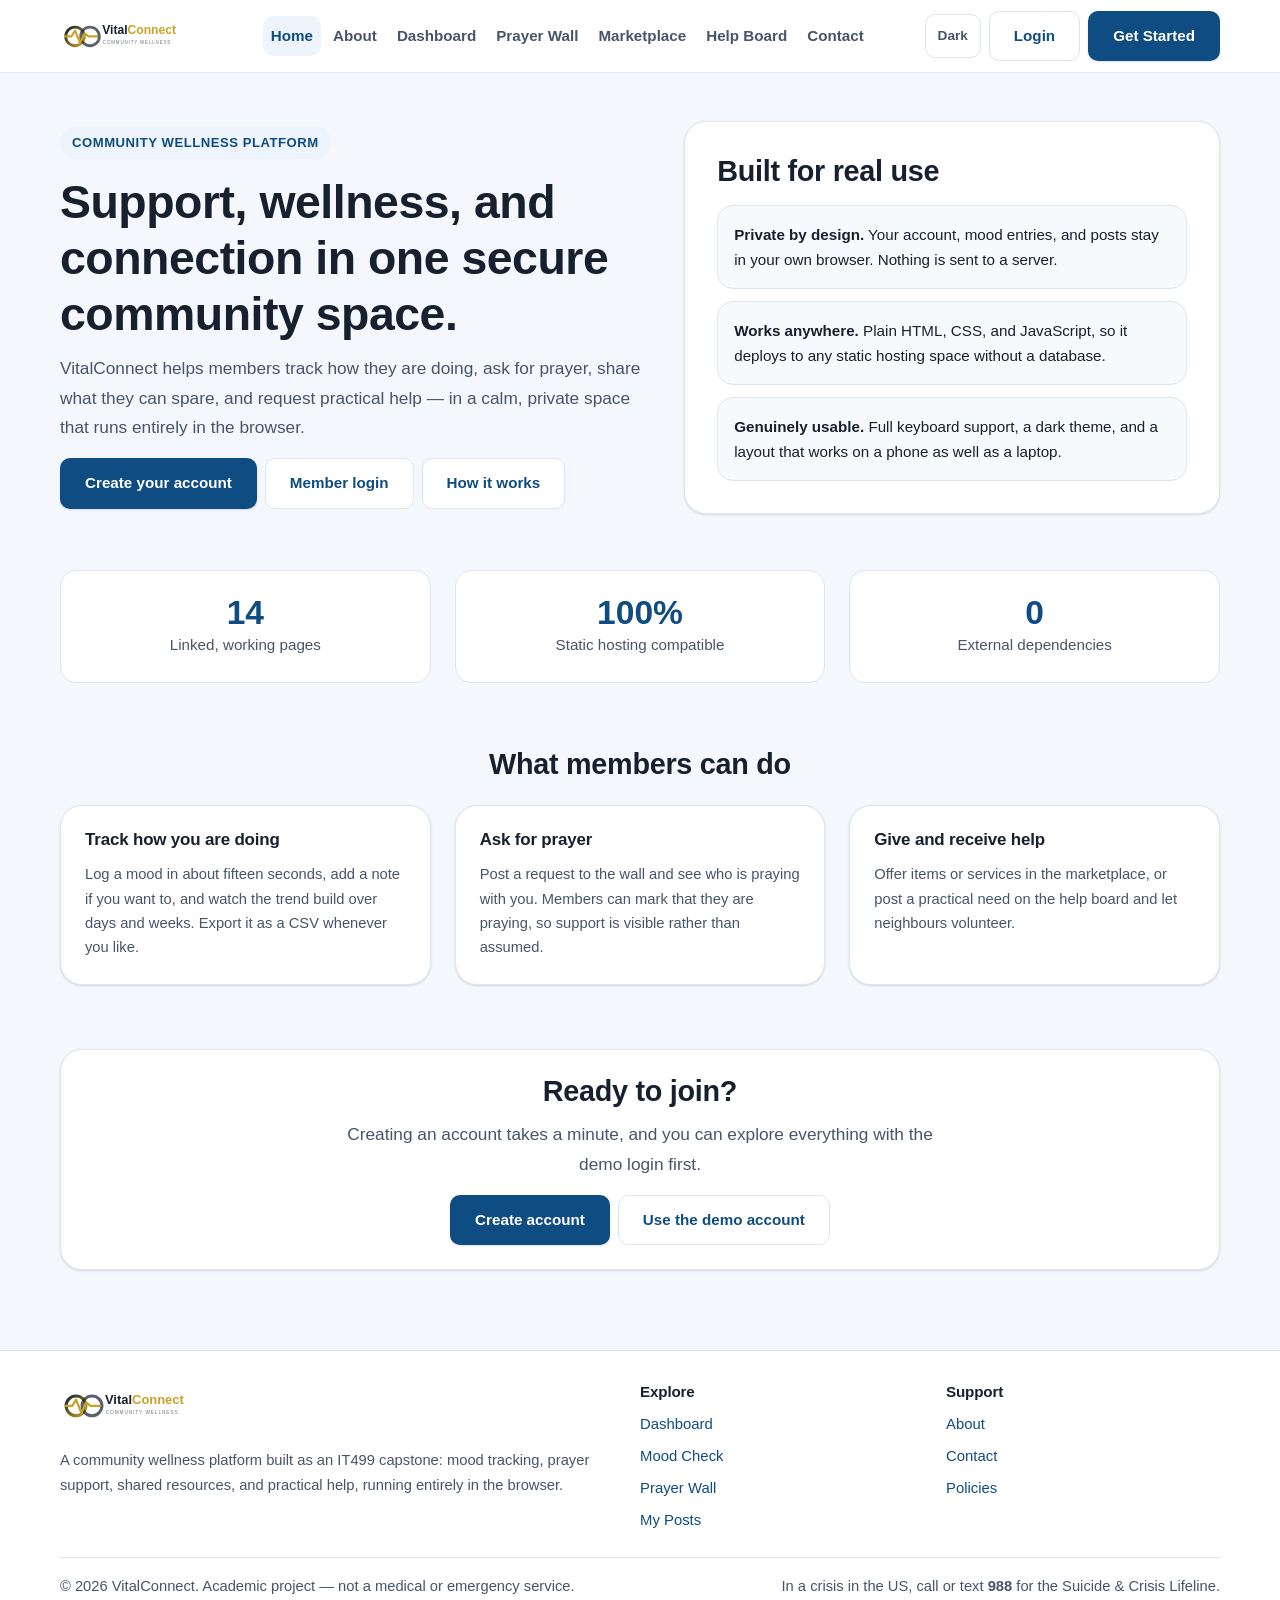
<file: index.html>
<!DOCTYPE html>
<html lang="en">
<head>
  <meta charset="UTF-8">
  <meta name="viewport" content="width=device-width, initial-scale=1.0">
  <title>Home | VitalConnect</title>
  <meta name="description" content="VitalConnect is a community wellness platform for mood tracking, prayer support, shared resources, and practical help, built as a Purdue Global IT499 capstone.">
  <meta name="theme-color" content="#0f4c81">
  <meta property="og:title" content="Home | VitalConnect">
  <meta property="og:description" content="VitalConnect is a community wellness platform for mood tracking, prayer support, shared resources, and practical help, built as a Purdue Global IT499 capstone.">
  <meta property="og:type" content="website">
  <link rel="icon" href="logo.svg" type="image/svg+xml">
  <link rel="stylesheet" href="style.css">
  <script>
    /* Applies the saved theme before the first paint, so the page never
       flashes the light palette on its way to dark. */
    (function () {
      try {
        var stored = localStorage.getItem('vc_theme');
        var dark = window.matchMedia && window.matchMedia('(prefers-color-scheme: dark)').matches;
        document.documentElement.setAttribute(
          'data-theme',
          stored === 'dark' || stored === 'light' ? stored : (dark ? 'dark' : 'light')
        );
      } catch (error) { /* Storage blocked; the light default applies. */ }
    })();
  </script>
</head>
<body>
  <div id="app-header"></div>
  <main id="main-content">
    <noscript>
      <div class="container" style="padding:24px 0">
        <div class="notice warning">
          VitalConnect stores your account and posts in your own browser, so it needs
          JavaScript enabled. Please turn it on and reload this page.
        </div>
      </div>
    </noscript>

    <section class="hero">
      <div class="container hero-grid">
        <div>
          <span class="eyebrow">Community wellness platform</span>
          <h1>Support, wellness, and connection in one secure community space.</h1>
          <p class="lead">
            VitalConnect helps members track how they are doing, ask for prayer, share
            what they can spare, and request practical help — in a calm, private space
            that runs entirely in the browser.
          </p>
          <div class="badge-row">
            <a class="btn" href="register.html">Create your account</a>
            <a class="btn-ghost" href="login.html">Member login</a>
            <a class="btn-ghost" href="about.html">How it works</a>
          </div>
        </div>
        <div class="hero-card">
          <h2>Built for real use</h2>
          <ul class="feature-list">
            <li><strong>Private by design.</strong> Your account, mood entries, and posts stay in your own browser. Nothing is sent to a server.</li>
            <li><strong>Works anywhere.</strong> Plain HTML, CSS, and JavaScript, so it deploys to any static hosting space without a database.</li>
            <li><strong>Genuinely usable.</strong> Full keyboard support, a dark theme, and a layout that works on a phone as well as a laptop.</li>
          </ul>
        </div>
      </div>
    </section>

    <section class="section">
      <div class="container grid grid-3">
        <div class="kpi"><strong>14</strong><span>Linked, working pages</span></div>
        <div class="kpi"><strong>100%</strong><span>Static hosting compatible</span></div>
        <div class="kpi"><strong>0</strong><span>External dependencies</span></div>
      </div>
    </section>

    <section class="section">
      <div class="container">
        <h2 class="center">What members can do</h2>
        <div class="grid grid-3" style="margin-top:24px">
          <article class="card">
            <h3>Track how you are doing</h3>
            <p class="mini">
              Log a mood in about fifteen seconds, add a note if you want to, and watch
              the trend build over days and weeks. Export it as a CSV whenever you like.
            </p>
          </article>
          <article class="card">
            <h3>Ask for prayer</h3>
            <p class="mini">
              Post a request to the wall and see who is praying with you. Members can
              mark that they are praying, so support is visible rather than assumed.
            </p>
          </article>
          <article class="card">
            <h3>Give and receive help</h3>
            <p class="mini">
              Offer items or services in the marketplace, or post a practical need on
              the help board and let neighbours volunteer.
            </p>
          </article>
        </div>
      </div>
    </section>

    <section class="section">
      <div class="container card center">
        <h2>Ready to join?</h2>
        <p class="lead" style="margin-inline:auto">
          Creating an account takes a minute, and you can explore everything with the
          demo login first.
        </p>
        <div class="badge-row" style="justify-content:center">
          <a class="btn" href="register.html">Create account</a>
          <a class="btn-ghost" href="login.html">Use the demo account</a>
        </div>
      </div>
    </section>
  </main>
  <div id="app-footer"></div>
  <script src="core.js" defer></script>
  <script src="app.js" defer></script>
</body>
</html>
</file>
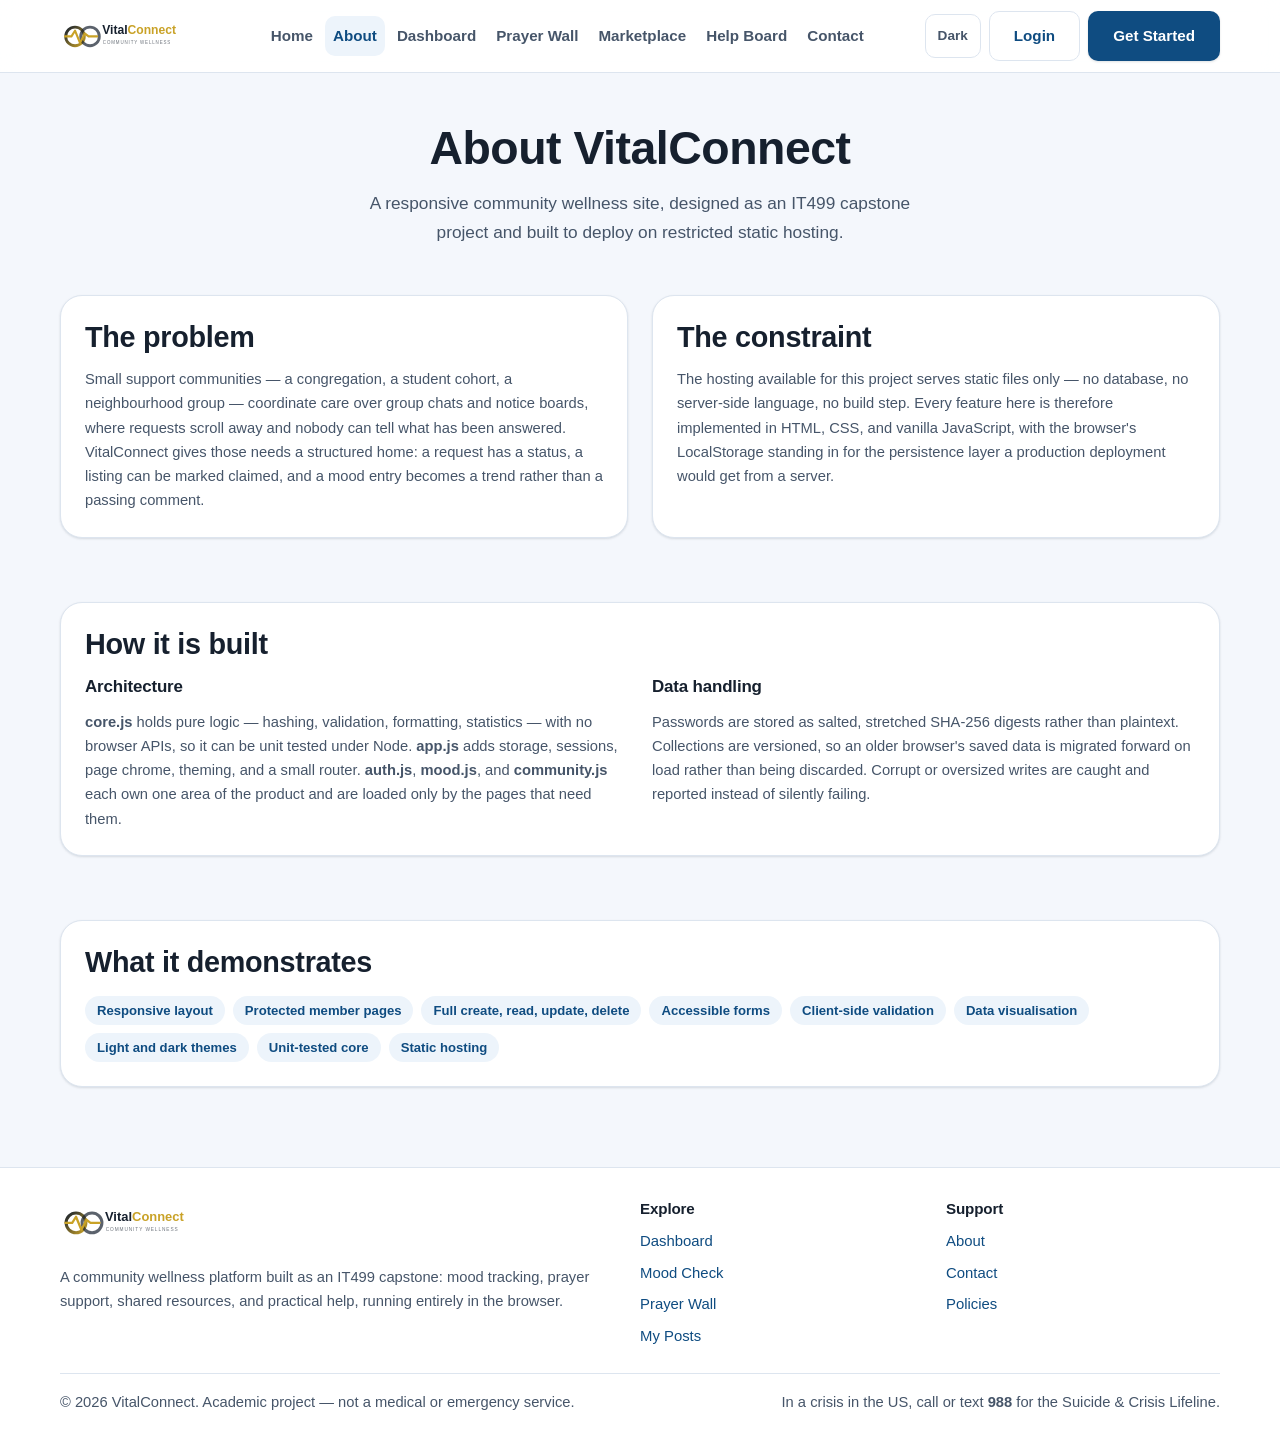
<file: about.html>
<!DOCTYPE html>
<html lang="en">
<head>
  <meta charset="UTF-8">
  <meta name="viewport" content="width=device-width, initial-scale=1.0">
  <title>About | VitalConnect</title>
  <meta name="description" content="VitalConnect is a community wellness platform for mood tracking, prayer support, shared resources, and practical help, built as a Purdue Global IT499 capstone.">
  <meta name="theme-color" content="#0f4c81">
  <meta property="og:title" content="About | VitalConnect">
  <meta property="og:description" content="VitalConnect is a community wellness platform for mood tracking, prayer support, shared resources, and practical help, built as a Purdue Global IT499 capstone.">
  <meta property="og:type" content="website">
  <link rel="icon" href="logo.svg" type="image/svg+xml">
  <link rel="stylesheet" href="style.css">
  <script>
    /* Applies the saved theme before the first paint, so the page never
       flashes the light palette on its way to dark. */
    (function () {
      try {
        var stored = localStorage.getItem('vc_theme');
        var dark = window.matchMedia && window.matchMedia('(prefers-color-scheme: dark)').matches;
        document.documentElement.setAttribute(
          'data-theme',
          stored === 'dark' || stored === 'light' ? stored : (dark ? 'dark' : 'light')
        );
      } catch (error) { /* Storage blocked; the light default applies. */ }
    })();
  </script>
</head>
<body>
  <div id="app-header"></div>
  <main id="main-content">
    <noscript>
      <div class="container" style="padding:24px 0">
        <div class="notice warning">
          VitalConnect stores your account and posts in your own browser, so it needs
          JavaScript enabled. Please turn it on and reload this page.
        </div>
      </div>
    </noscript>

    <section class="page-header">
      <div class="container center">
        <h1>About VitalConnect</h1>
        <p class="lead" style="margin-inline:auto">
          A responsive community wellness site, designed as an IT499 capstone project
          and built to deploy on restricted static hosting.
        </p>
      </div>
    </section>

    <section class="section">
      <div class="container grid grid-2">
        <article class="card">
          <h2>The problem</h2>
          <p class="mini">
            Small support communities — a congregation, a student cohort, a
            neighbourhood group — coordinate care over group chats and notice boards,
            where requests scroll away and nobody can tell what has been answered.
            VitalConnect gives those needs a structured home: a request has a status, a
            listing can be marked claimed, and a mood entry becomes a trend rather than
            a passing comment.
          </p>
        </article>
        <article class="card">
          <h2>The constraint</h2>
          <p class="mini">
            The hosting available for this project serves static files only — no
            database, no server-side language, no build step. Every feature here is
            therefore implemented in HTML, CSS, and vanilla JavaScript, with the
            browser's LocalStorage standing in for the persistence layer a production
            deployment would get from a server.
          </p>
        </article>
      </div>
    </section>

    <section class="section">
      <div class="container card">
        <h2>How it is built</h2>
        <div class="grid grid-2" style="margin-top:16px">
          <div>
            <h3>Architecture</h3>
            <p class="mini">
              <strong>core.js</strong> holds pure logic — hashing, validation,
              formatting, statistics — with no browser APIs, so it can be unit tested
              under Node. <strong>app.js</strong> adds storage, sessions, page chrome,
              theming, and a small router. <strong>auth.js</strong>,
              <strong>mood.js</strong>, and <strong>community.js</strong> each own one
              area of the product and are loaded only by the pages that need them.
            </p>
          </div>
          <div>
            <h3>Data handling</h3>
            <p class="mini">
              Passwords are stored as salted, stretched SHA-256 digests rather than
              plaintext. Collections are versioned, so an older browser's saved data is
              migrated forward on load rather than being discarded. Corrupt or
              oversized writes are caught and reported instead of silently failing.
            </p>
          </div>
        </div>
      </div>
    </section>

    <section class="section">
      <div class="container card">
        <h2>What it demonstrates</h2>
        <div class="badge-row">
          <span class="tag">Responsive layout</span>
          <span class="tag">Protected member pages</span>
          <span class="tag">Full create, read, update, delete</span>
          <span class="tag">Accessible forms</span>
          <span class="tag">Client-side validation</span>
          <span class="tag">Data visualisation</span>
          <span class="tag">Light and dark themes</span>
          <span class="tag">Unit-tested core</span>
          <span class="tag">Static hosting</span>
        </div>
      </div>
    </section>
  </main>
  <div id="app-footer"></div>
  <script src="core.js" defer></script>
  <script src="app.js" defer></script>
</body>
</html>
</file>
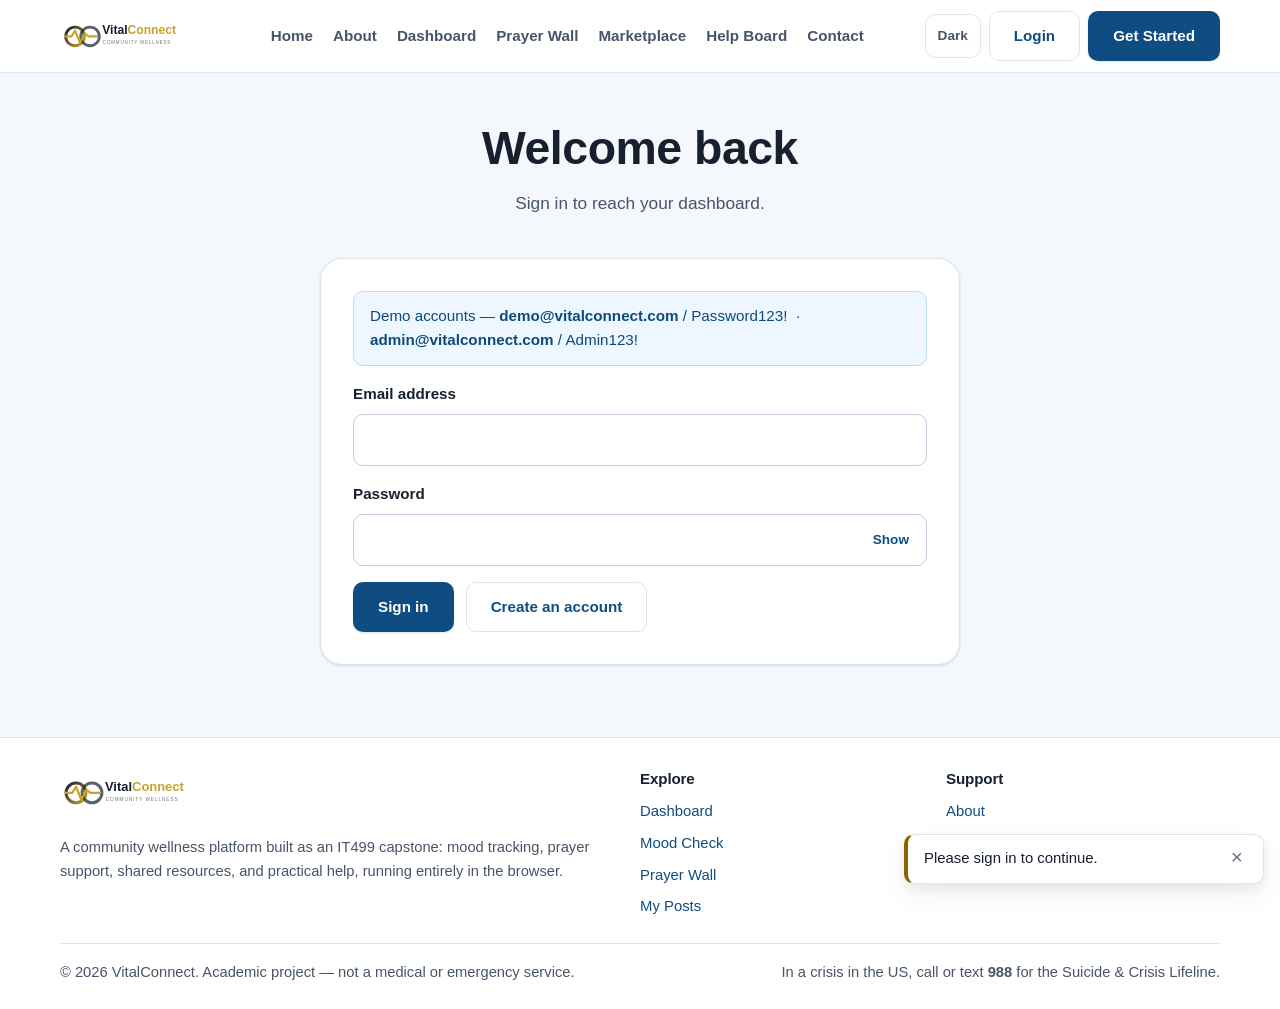
<file: blessing-marketplace.html>
<!DOCTYPE html>
<html lang="en">
<head>
  <meta charset="UTF-8">
  <meta name="viewport" content="width=device-width, initial-scale=1.0">
  <title>Blessing Marketplace | VitalConnect</title>
  <meta name="description" content="VitalConnect is a community wellness platform for mood tracking, prayer support, shared resources, and practical help, built as a Purdue Global IT499 capstone.">
  <meta name="theme-color" content="#0f4c81">
  <meta property="og:title" content="Blessing Marketplace | VitalConnect">
  <meta property="og:description" content="VitalConnect is a community wellness platform for mood tracking, prayer support, shared resources, and practical help, built as a Purdue Global IT499 capstone.">
  <meta property="og:type" content="website">
  <link rel="icon" href="logo.svg" type="image/svg+xml">
  <link rel="stylesheet" href="style.css">
  <script>
    /* Applies the saved theme before the first paint, so the page never
       flashes the light palette on its way to dark. */
    (function () {
      try {
        var stored = localStorage.getItem('vc_theme');
        var dark = window.matchMedia && window.matchMedia('(prefers-color-scheme: dark)').matches;
        document.documentElement.setAttribute(
          'data-theme',
          stored === 'dark' || stored === 'light' ? stored : (dark ? 'dark' : 'light')
        );
      } catch (error) { /* Storage blocked; the light default applies. */ }
    })();
  </script>
</head>
<body>
  <div id="app-header"></div>
  <main id="main-content">
    <noscript>
      <div class="container" style="padding:24px 0">
        <div class="notice warning">
          VitalConnect stores your account and posts in your own browser, so it needs
          JavaScript enabled. Please turn it on and reload this page.
        </div>
      </div>
    </noscript>

    <section class="container dashboard-shell" id="featureShell"></section>
  </main>
  <div id="app-footer"></div>
  <script src="core.js" defer></script>
  <script src="app.js" defer></script>
  <script src="community.js" defer></script>
</body>
</html>
</file>
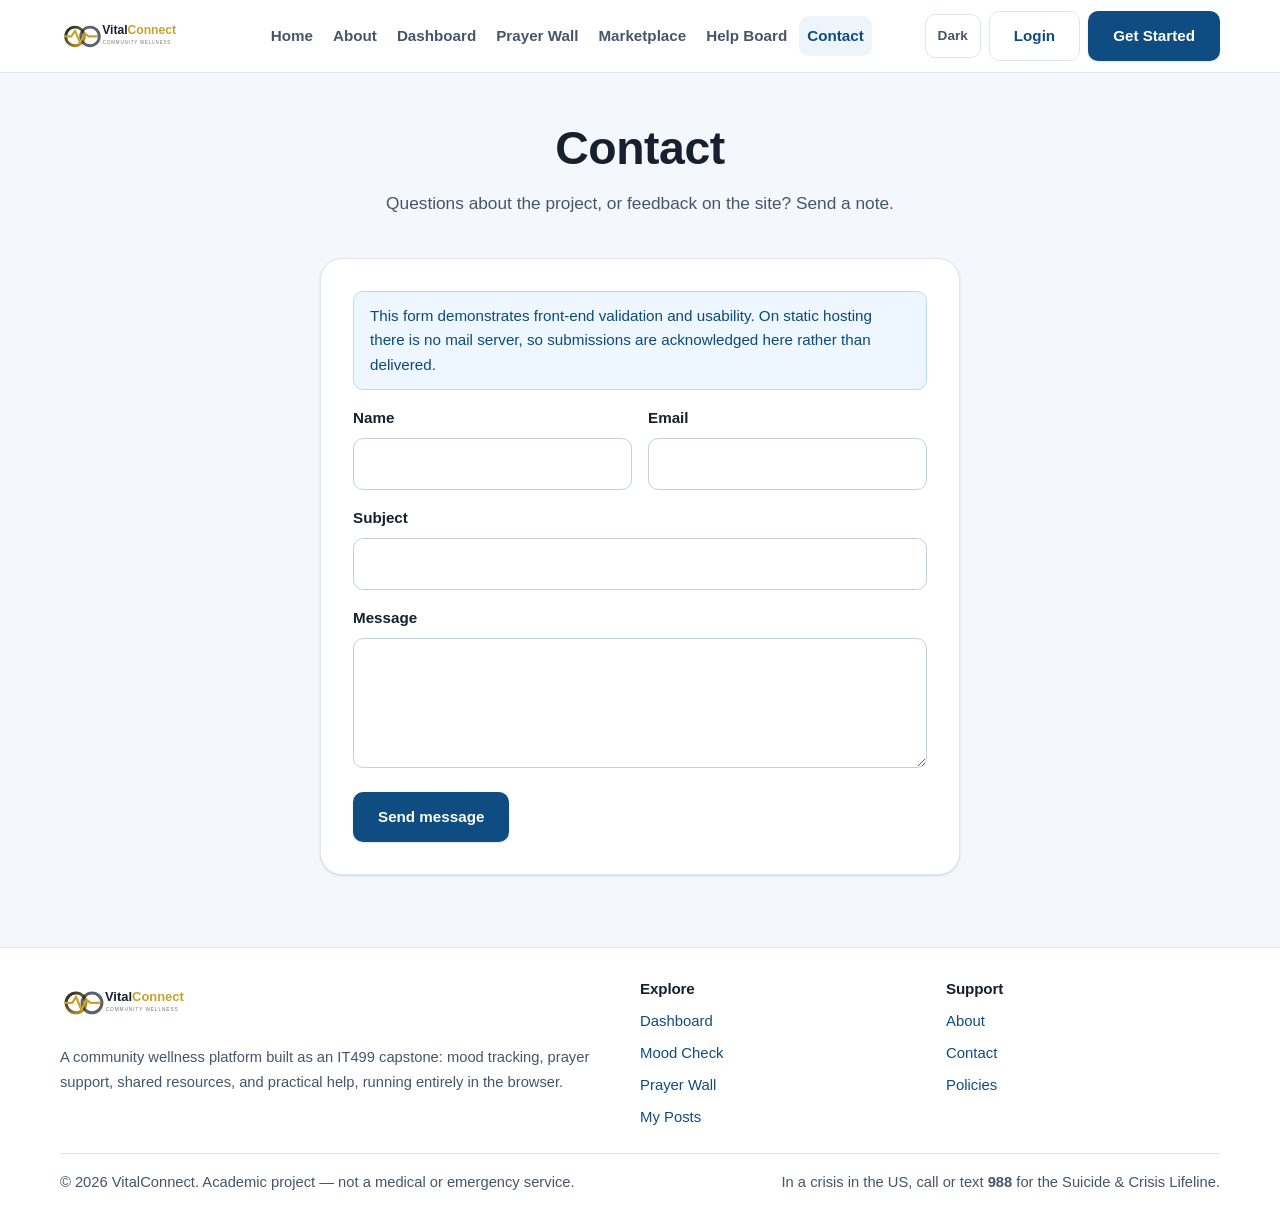
<file: contact.html>
<!DOCTYPE html>
<html lang="en">
<head>
  <meta charset="UTF-8">
  <meta name="viewport" content="width=device-width, initial-scale=1.0">
  <title>Contact | VitalConnect</title>
  <meta name="description" content="VitalConnect is a community wellness platform for mood tracking, prayer support, shared resources, and practical help, built as a Purdue Global IT499 capstone.">
  <meta name="theme-color" content="#0f4c81">
  <meta property="og:title" content="Contact | VitalConnect">
  <meta property="og:description" content="VitalConnect is a community wellness platform for mood tracking, prayer support, shared resources, and practical help, built as a Purdue Global IT499 capstone.">
  <meta property="og:type" content="website">
  <link rel="icon" href="logo.svg" type="image/svg+xml">
  <link rel="stylesheet" href="style.css">
  <script>
    /* Applies the saved theme before the first paint, so the page never
       flashes the light palette on its way to dark. */
    (function () {
      try {
        var stored = localStorage.getItem('vc_theme');
        var dark = window.matchMedia && window.matchMedia('(prefers-color-scheme: dark)').matches;
        document.documentElement.setAttribute(
          'data-theme',
          stored === 'dark' || stored === 'light' ? stored : (dark ? 'dark' : 'light')
        );
      } catch (error) { /* Storage blocked; the light default applies. */ }
    })();
  </script>
</head>
<body>
  <div id="app-header"></div>
  <main id="main-content">
    <noscript>
      <div class="container" style="padding:24px 0">
        <div class="notice warning">
          VitalConnect stores your account and posts in your own browser, so it needs
          JavaScript enabled. Please turn it on and reload this page.
        </div>
      </div>
    </noscript>

    <section class="page-header">
      <div class="container center">
        <h1>Contact</h1>
        <p class="lead" style="margin-inline:auto">
          Questions about the project, or feedback on the site? Send a note.
        </p>
      </div>
    </section>

    <section class="container">
      <div class="card form-card">
        <div class="notice info">
          This form demonstrates front-end validation and usability. On static hosting
          there is no mail server, so submissions are acknowledged here rather than
          delivered.
        </div>
        <div id="contactFeedback"></div>
        <form id="contactForm" novalidate>
          <div class="form-row">
            <div class="form-group">
              <label for="name">Name</label>
              <input id="name" name="name" required autocomplete="name">
            </div>
            <div class="form-group">
              <label for="email">Email</label>
              <input id="email" name="email" type="email" required autocomplete="email">
            </div>
          </div>
          <div class="form-group">
            <label for="subject">Subject</label>
            <input id="subject" name="subject" required>
          </div>
          <div class="form-group">
            <label for="message">Message</label>
            <textarea id="message" name="message" required maxlength="1000"></textarea>
          </div>
          <div class="form-actions">
            <button class="btn" type="submit">Send message</button>
          </div>
        </form>
      </div>
    </section>
  </main>
  <div id="app-footer"></div>
  <script src="core.js" defer></script>
  <script src="app.js" defer></script>
  <script>
    /* Registered on DOMContentLoaded, which fires after the deferred app.js has
       booted, so VitalConnect is available. Replaces the inline onsubmit
       attribute the previous version used. */
    document.addEventListener('DOMContentLoaded', function () {
      var form = document.querySelector('#contactForm');
      if (!form) return;

      form.addEventListener('submit', function (event) {
        event.preventDefault();
        document.querySelector('#contactFeedback').innerHTML = VitalConnect.createNotice(
          'Thank you. Your message has been captured for demonstration purposes.',
          'success'
        );
        VitalConnect.toast('Message received.', 'success');
        form.reset();
      });
    });
  </script>
</body>
</html>
</file>
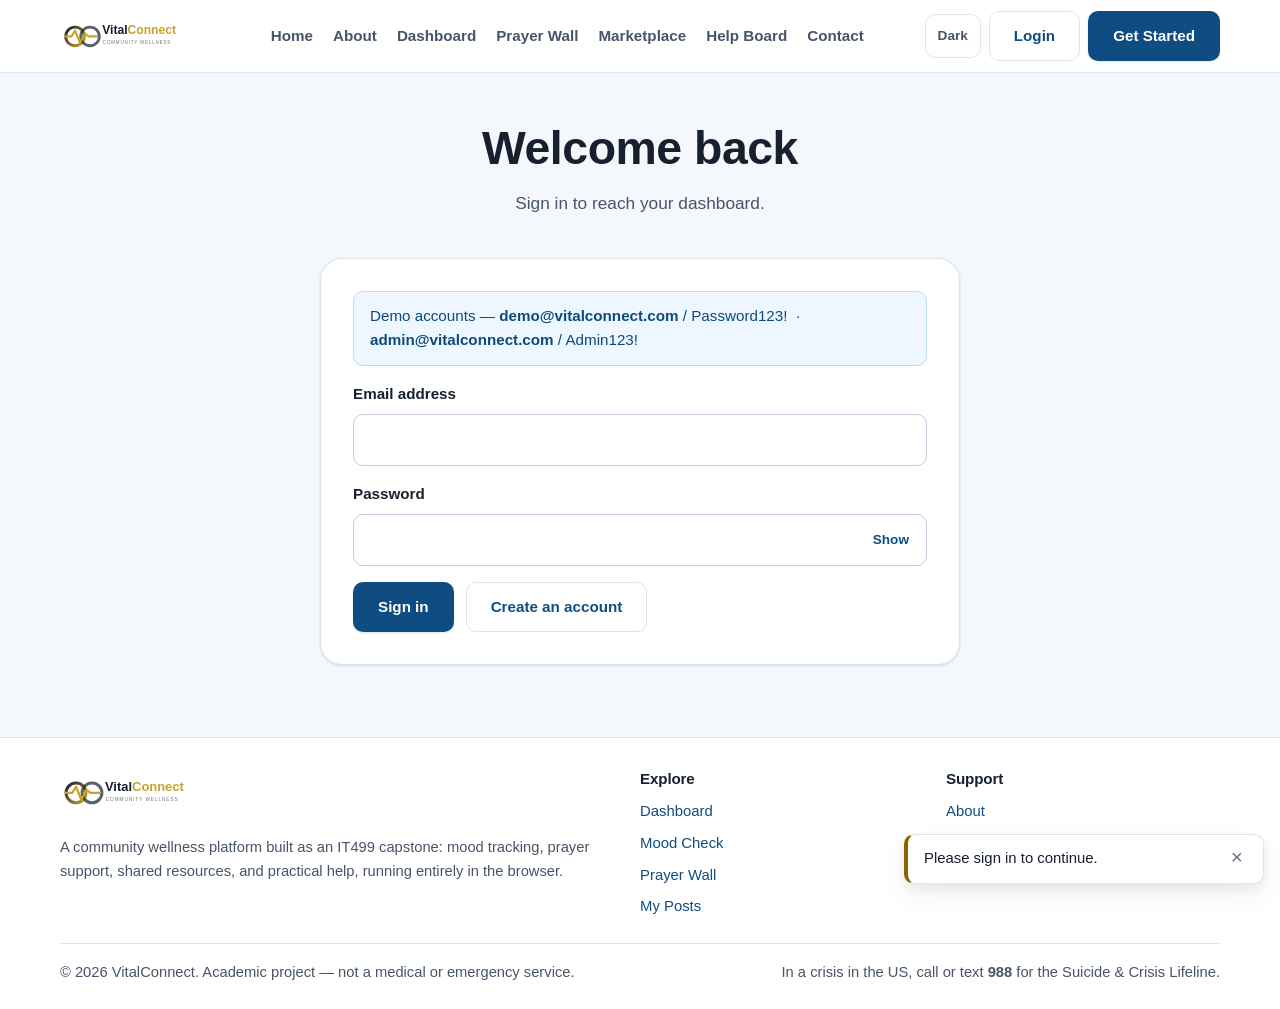
<file: dashboard.html>
<!DOCTYPE html>
<html lang="en">
<head>
  <meta charset="UTF-8">
  <meta name="viewport" content="width=device-width, initial-scale=1.0">
  <title>Dashboard | VitalConnect</title>
  <meta name="description" content="VitalConnect is a community wellness platform for mood tracking, prayer support, shared resources, and practical help, built as a Purdue Global IT499 capstone.">
  <meta name="theme-color" content="#0f4c81">
  <meta property="og:title" content="Dashboard | VitalConnect">
  <meta property="og:description" content="VitalConnect is a community wellness platform for mood tracking, prayer support, shared resources, and practical help, built as a Purdue Global IT499 capstone.">
  <meta property="og:type" content="website">
  <link rel="icon" href="logo.svg" type="image/svg+xml">
  <link rel="stylesheet" href="style.css">
  <script>
    /* Applies the saved theme before the first paint, so the page never
       flashes the light palette on its way to dark. */
    (function () {
      try {
        var stored = localStorage.getItem('vc_theme');
        var dark = window.matchMedia && window.matchMedia('(prefers-color-scheme: dark)').matches;
        document.documentElement.setAttribute(
          'data-theme',
          stored === 'dark' || stored === 'light' ? stored : (dark ? 'dark' : 'light')
        );
      } catch (error) { /* Storage blocked; the light default applies. */ }
    })();
  </script>
</head>
<body>
  <div id="app-header"></div>
  <main id="main-content">
    <noscript>
      <div class="container" style="padding:24px 0">
        <div class="notice warning">
          VitalConnect stores your account and posts in your own browser, so it needs
          JavaScript enabled. Please turn it on and reload this page.
        </div>
      </div>
    </noscript>

    <section class="container dashboard-shell" id="featureShell"></section>
  </main>
  <div id="app-footer"></div>
  <script src="core.js" defer></script>
  <script src="app.js" defer></script>
  <script src="auth.js" defer></script>
</body>
</html>
</file>
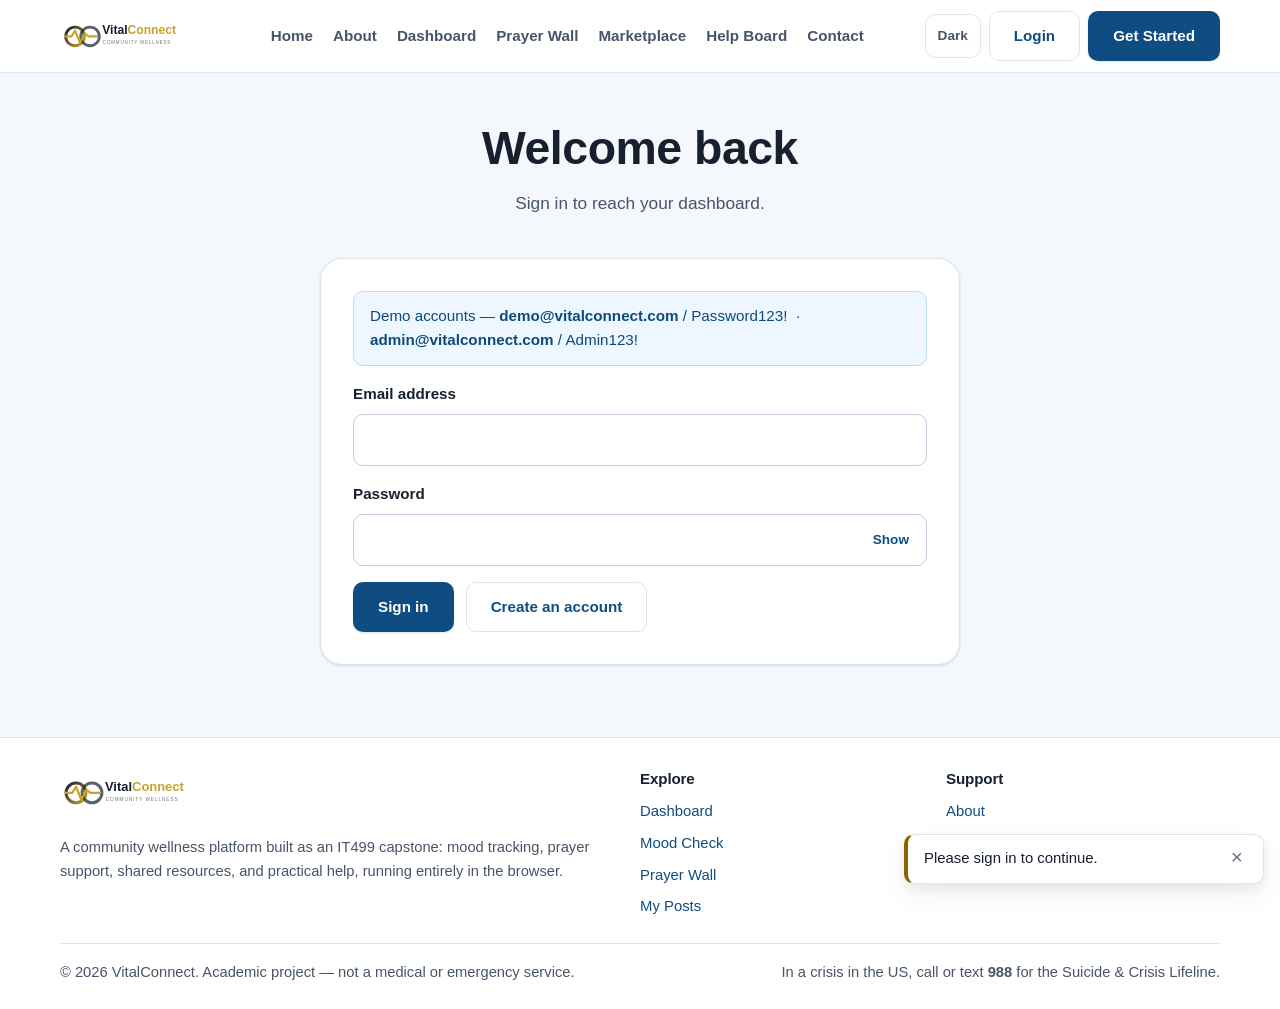
<file: help-board.html>
<!DOCTYPE html>
<html lang="en">
<head>
  <meta charset="UTF-8">
  <meta name="viewport" content="width=device-width, initial-scale=1.0">
  <title>Community Help Board | VitalConnect</title>
  <meta name="description" content="VitalConnect is a community wellness platform for mood tracking, prayer support, shared resources, and practical help, built as a Purdue Global IT499 capstone.">
  <meta name="theme-color" content="#0f4c81">
  <meta property="og:title" content="Community Help Board | VitalConnect">
  <meta property="og:description" content="VitalConnect is a community wellness platform for mood tracking, prayer support, shared resources, and practical help, built as a Purdue Global IT499 capstone.">
  <meta property="og:type" content="website">
  <link rel="icon" href="logo.svg" type="image/svg+xml">
  <link rel="stylesheet" href="style.css">
  <script>
    /* Applies the saved theme before the first paint, so the page never
       flashes the light palette on its way to dark. */
    (function () {
      try {
        var stored = localStorage.getItem('vc_theme');
        var dark = window.matchMedia && window.matchMedia('(prefers-color-scheme: dark)').matches;
        document.documentElement.setAttribute(
          'data-theme',
          stored === 'dark' || stored === 'light' ? stored : (dark ? 'dark' : 'light')
        );
      } catch (error) { /* Storage blocked; the light default applies. */ }
    })();
  </script>
</head>
<body>
  <div id="app-header"></div>
  <main id="main-content">
    <noscript>
      <div class="container" style="padding:24px 0">
        <div class="notice warning">
          VitalConnect stores your account and posts in your own browser, so it needs
          JavaScript enabled. Please turn it on and reload this page.
        </div>
      </div>
    </noscript>

    <section class="container dashboard-shell" id="featureShell"></section>
  </main>
  <div id="app-footer"></div>
  <script src="core.js" defer></script>
  <script src="app.js" defer></script>
  <script src="community.js" defer></script>
</body>
</html>
</file>
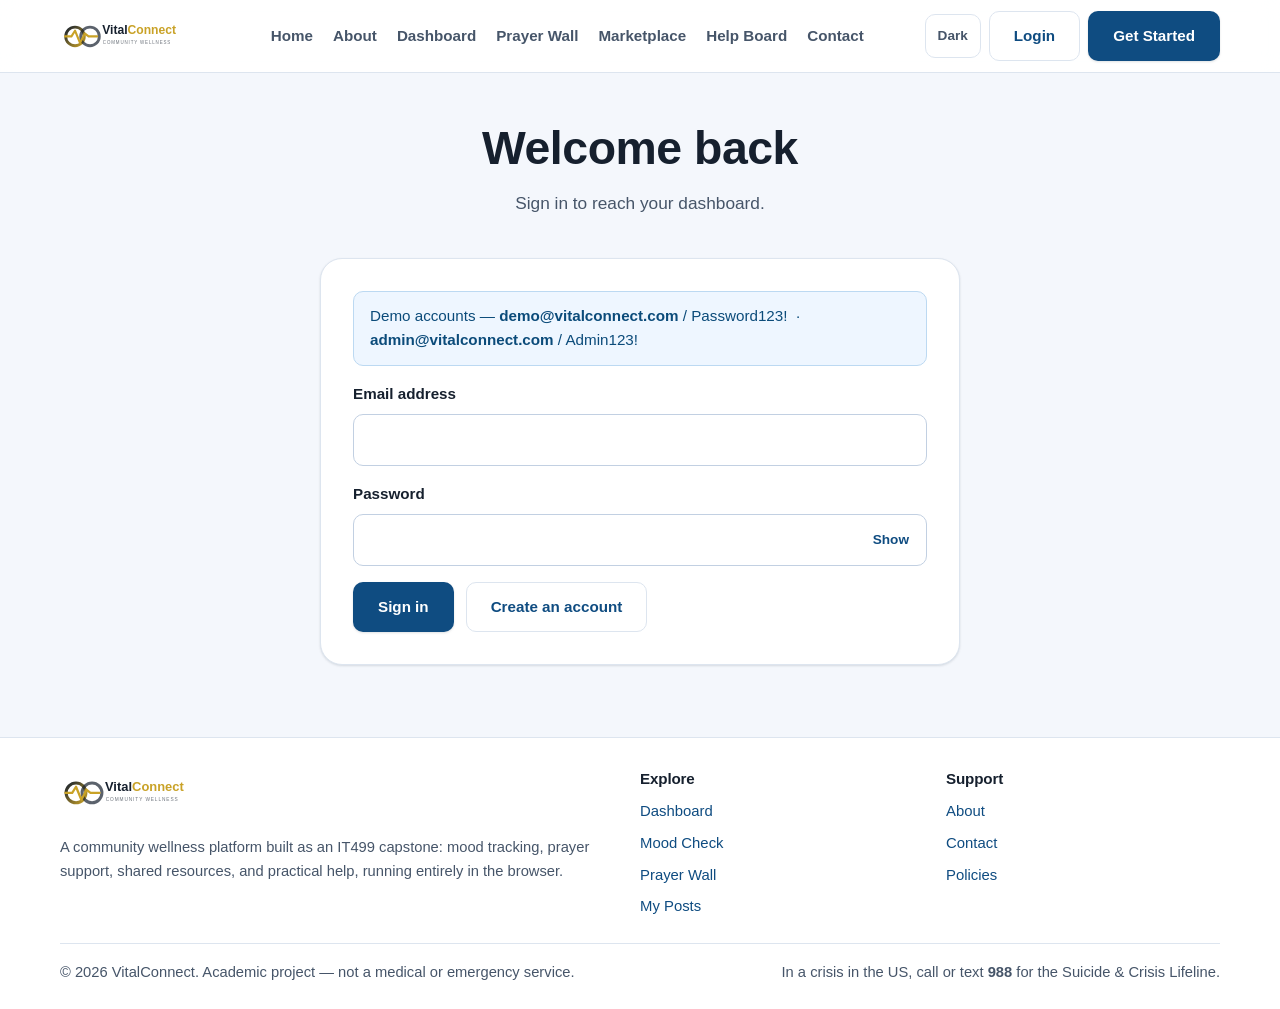
<file: login.html>
<!DOCTYPE html>
<html lang="en">
<head>
  <meta charset="UTF-8">
  <meta name="viewport" content="width=device-width, initial-scale=1.0">
  <title>Login | VitalConnect</title>
  <meta name="description" content="VitalConnect is a community wellness platform for mood tracking, prayer support, shared resources, and practical help, built as a Purdue Global IT499 capstone.">
  <meta name="theme-color" content="#0f4c81">
  <meta property="og:title" content="Login | VitalConnect">
  <meta property="og:description" content="VitalConnect is a community wellness platform for mood tracking, prayer support, shared resources, and practical help, built as a Purdue Global IT499 capstone.">
  <meta property="og:type" content="website">
  <link rel="icon" href="logo.svg" type="image/svg+xml">
  <link rel="stylesheet" href="style.css">
  <script>
    /* Applies the saved theme before the first paint, so the page never
       flashes the light palette on its way to dark. */
    (function () {
      try {
        var stored = localStorage.getItem('vc_theme');
        var dark = window.matchMedia && window.matchMedia('(prefers-color-scheme: dark)').matches;
        document.documentElement.setAttribute(
          'data-theme',
          stored === 'dark' || stored === 'light' ? stored : (dark ? 'dark' : 'light')
        );
      } catch (error) { /* Storage blocked; the light default applies. */ }
    })();
  </script>
</head>
<body>
  <div id="app-header"></div>
  <main id="main-content">
    <noscript>
      <div class="container" style="padding:24px 0">
        <div class="notice warning">
          VitalConnect stores your account and posts in your own browser, so it needs
          JavaScript enabled. Please turn it on and reload this page.
        </div>
      </div>
    </noscript>

    <section class="page-header">
      <div class="container center">
        <h1>Welcome back</h1>
        <p class="lead" style="margin-inline:auto">Sign in to reach your dashboard.</p>
      </div>
    </section>

    <section class="container">
      <div class="card form-card">
        <div id="demoNotice"></div>
        <div id="formFeedback"></div>
        <form id="loginForm" novalidate>
          <div class="form-group">
            <label for="email">Email address</label>
            <input id="email" name="email" type="email" required autocomplete="username">
          </div>
          <div class="form-group">
            <label for="password">Password</label>
            <input id="password" name="password" type="password" required autocomplete="current-password">
          </div>
          <div class="form-actions">
            <button class="btn" type="submit">Sign in</button>
            <a class="btn-ghost" href="register.html">Create an account</a>
          </div>
        </form>
      </div>
    </section>
  </main>
  <div id="app-footer"></div>
  <script src="core.js" defer></script>
  <script src="app.js" defer></script>
  <script src="auth.js" defer></script>
</body>
</html>
</file>
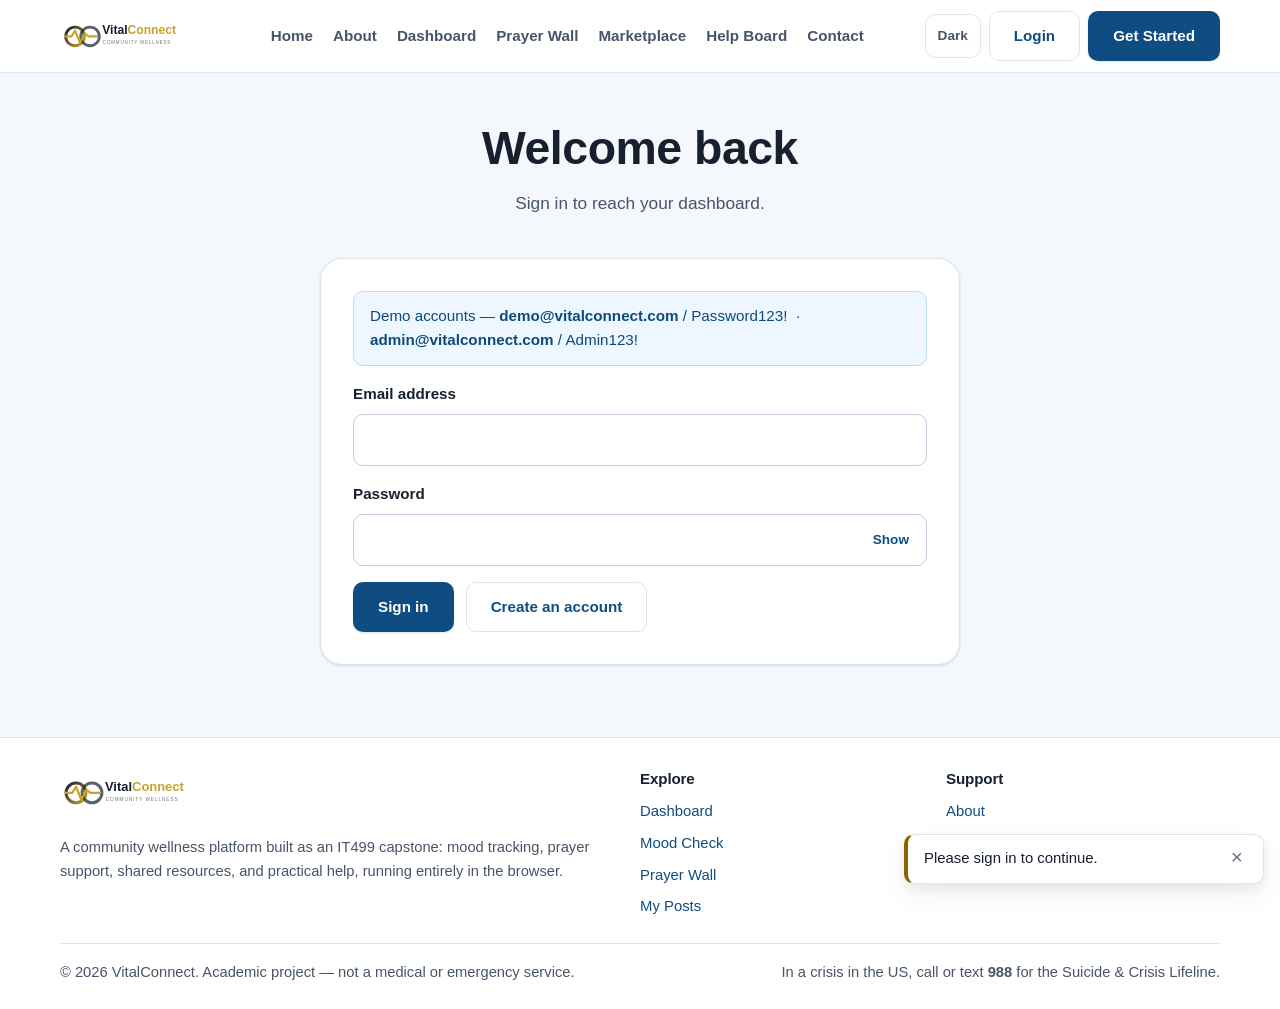
<file: mood-check.html>
<!DOCTYPE html>
<html lang="en">
<head>
  <meta charset="UTF-8">
  <meta name="viewport" content="width=device-width, initial-scale=1.0">
  <title>Mood Check | VitalConnect</title>
  <meta name="description" content="VitalConnect is a community wellness platform for mood tracking, prayer support, shared resources, and practical help, built as a Purdue Global IT499 capstone.">
  <meta name="theme-color" content="#0f4c81">
  <meta property="og:title" content="Mood Check | VitalConnect">
  <meta property="og:description" content="VitalConnect is a community wellness platform for mood tracking, prayer support, shared resources, and practical help, built as a Purdue Global IT499 capstone.">
  <meta property="og:type" content="website">
  <link rel="icon" href="logo.svg" type="image/svg+xml">
  <link rel="stylesheet" href="style.css">
  <script>
    /* Applies the saved theme before the first paint, so the page never
       flashes the light palette on its way to dark. */
    (function () {
      try {
        var stored = localStorage.getItem('vc_theme');
        var dark = window.matchMedia && window.matchMedia('(prefers-color-scheme: dark)').matches;
        document.documentElement.setAttribute(
          'data-theme',
          stored === 'dark' || stored === 'light' ? stored : (dark ? 'dark' : 'light')
        );
      } catch (error) { /* Storage blocked; the light default applies. */ }
    })();
  </script>
</head>
<body>
  <div id="app-header"></div>
  <main id="main-content">
    <noscript>
      <div class="container" style="padding:24px 0">
        <div class="notice warning">
          VitalConnect stores your account and posts in your own browser, so it needs
          JavaScript enabled. Please turn it on and reload this page.
        </div>
      </div>
    </noscript>

    <section class="container dashboard-shell" id="featureShell"></section>
  </main>
  <div id="app-footer"></div>
  <script src="core.js" defer></script>
  <script src="app.js" defer></script>
  <script src="mood.js" defer></script>
</body>
</html>
</file>
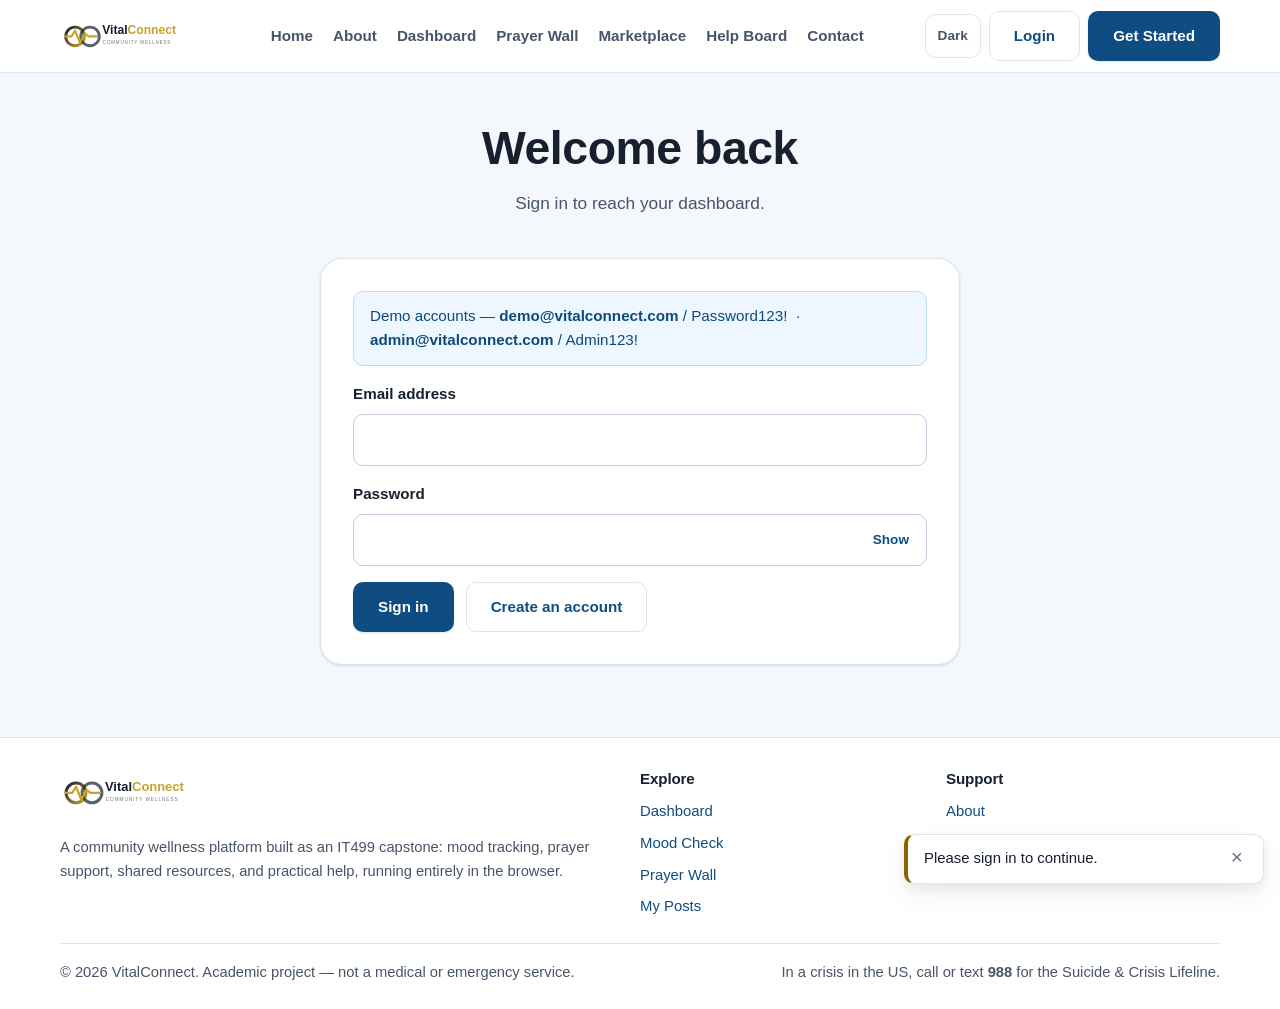
<file: my-posts.html>
<!DOCTYPE html>
<html lang="en">
<head>
  <meta charset="UTF-8">
  <meta name="viewport" content="width=device-width, initial-scale=1.0">
  <title>My Posts | VitalConnect</title>
  <meta name="description" content="VitalConnect is a community wellness platform for mood tracking, prayer support, shared resources, and practical help, built as a Purdue Global IT499 capstone.">
  <meta name="theme-color" content="#0f4c81">
  <meta property="og:title" content="My Posts | VitalConnect">
  <meta property="og:description" content="VitalConnect is a community wellness platform for mood tracking, prayer support, shared resources, and practical help, built as a Purdue Global IT499 capstone.">
  <meta property="og:type" content="website">
  <link rel="icon" href="logo.svg" type="image/svg+xml">
  <link rel="stylesheet" href="style.css">
  <script>
    /* Applies the saved theme before the first paint, so the page never
       flashes the light palette on its way to dark. */
    (function () {
      try {
        var stored = localStorage.getItem('vc_theme');
        var dark = window.matchMedia && window.matchMedia('(prefers-color-scheme: dark)').matches;
        document.documentElement.setAttribute(
          'data-theme',
          stored === 'dark' || stored === 'light' ? stored : (dark ? 'dark' : 'light')
        );
      } catch (error) { /* Storage blocked; the light default applies. */ }
    })();
  </script>
</head>
<body>
  <div id="app-header"></div>
  <main id="main-content">
    <noscript>
      <div class="container" style="padding:24px 0">
        <div class="notice warning">
          VitalConnect stores your account and posts in your own browser, so it needs
          JavaScript enabled. Please turn it on and reload this page.
        </div>
      </div>
    </noscript>

    <section class="container dashboard-shell" id="featureShell"></section>
  </main>
  <div id="app-footer"></div>
  <script src="core.js" defer></script>
  <script src="app.js" defer></script>
  <script src="community.js" defer></script>
</body>
</html>
</file>
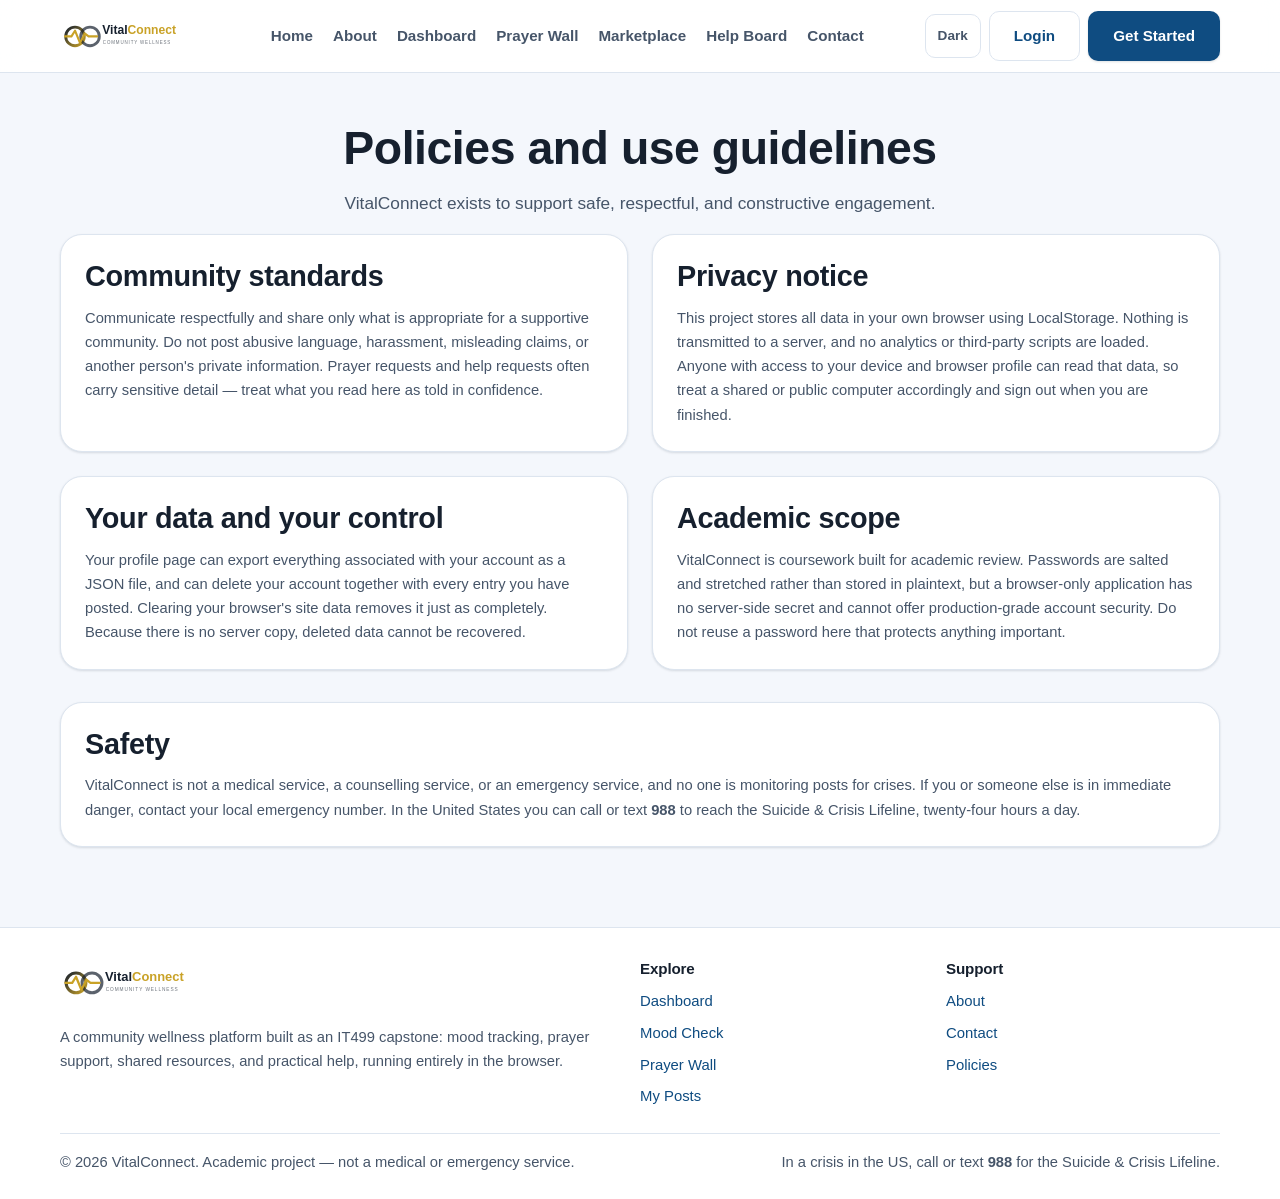
<file: policies.html>
<!DOCTYPE html>
<html lang="en">
<head>
  <meta charset="UTF-8">
  <meta name="viewport" content="width=device-width, initial-scale=1.0">
  <title>Policies | VitalConnect</title>
  <meta name="description" content="VitalConnect is a community wellness platform for mood tracking, prayer support, shared resources, and practical help, built as a Purdue Global IT499 capstone.">
  <meta name="theme-color" content="#0f4c81">
  <meta property="og:title" content="Policies | VitalConnect">
  <meta property="og:description" content="VitalConnect is a community wellness platform for mood tracking, prayer support, shared resources, and practical help, built as a Purdue Global IT499 capstone.">
  <meta property="og:type" content="website">
  <link rel="icon" href="logo.svg" type="image/svg+xml">
  <link rel="stylesheet" href="style.css">
  <script>
    /* Applies the saved theme before the first paint, so the page never
       flashes the light palette on its way to dark. */
    (function () {
      try {
        var stored = localStorage.getItem('vc_theme');
        var dark = window.matchMedia && window.matchMedia('(prefers-color-scheme: dark)').matches;
        document.documentElement.setAttribute(
          'data-theme',
          stored === 'dark' || stored === 'light' ? stored : (dark ? 'dark' : 'light')
        );
      } catch (error) { /* Storage blocked; the light default applies. */ }
    })();
  </script>
</head>
<body>
  <div id="app-header"></div>
  <main id="main-content">
    <noscript>
      <div class="container" style="padding:24px 0">
        <div class="notice warning">
          VitalConnect stores your account and posts in your own browser, so it needs
          JavaScript enabled. Please turn it on and reload this page.
        </div>
      </div>
    </noscript>

    <section class="page-header">
      <div class="container center">
        <h1>Policies and use guidelines</h1>
        <p class="lead" style="margin-inline:auto">
          VitalConnect exists to support safe, respectful, and constructive engagement.
        </p>
      </div>
    </section>

    <section class="container grid grid-2">
      <article class="card">
        <h2>Community standards</h2>
        <p class="mini">
          Communicate respectfully and share only what is appropriate for a supportive
          community. Do not post abusive language, harassment, misleading claims, or
          another person's private information. Prayer requests and help requests often
          carry sensitive detail — treat what you read here as told in confidence.
        </p>
      </article>
      <article class="card">
        <h2>Privacy notice</h2>
        <p class="mini">
          This project stores all data in your own browser using LocalStorage. Nothing
          is transmitted to a server, and no analytics or third-party scripts are
          loaded. Anyone with access to your device and browser profile can read that
          data, so treat a shared or public computer accordingly and sign out when you
          are finished.
        </p>
      </article>
      <article class="card">
        <h2>Your data and your control</h2>
        <p class="mini">
          Your profile page can export everything associated with your account as a JSON
          file, and can delete your account together with every entry you have posted.
          Clearing your browser's site data removes it just as completely. Because there
          is no server copy, deleted data cannot be recovered.
        </p>
      </article>
      <article class="card">
        <h2>Academic scope</h2>
        <p class="mini">
          VitalConnect is coursework built for academic review. Passwords are salted and
          stretched rather than stored in plaintext, but a browser-only application has
          no server-side secret and cannot offer production-grade account security. Do
          not reuse a password here that protects anything important.
        </p>
      </article>
    </section>

    <section class="container section">
      <div class="card">
        <h2>Safety</h2>
        <p class="mini">
          VitalConnect is not a medical service, a counselling service, or an emergency
          service, and no one is monitoring posts for crises. If you or someone else is
          in immediate danger, contact your local emergency number. In the United States
          you can call or text <strong>988</strong> to reach the Suicide &amp; Crisis
          Lifeline, twenty-four hours a day.
        </p>
      </div>
    </section>
  </main>
  <div id="app-footer"></div>
  <script src="core.js" defer></script>
  <script src="app.js" defer></script>
</body>
</html>
</file>
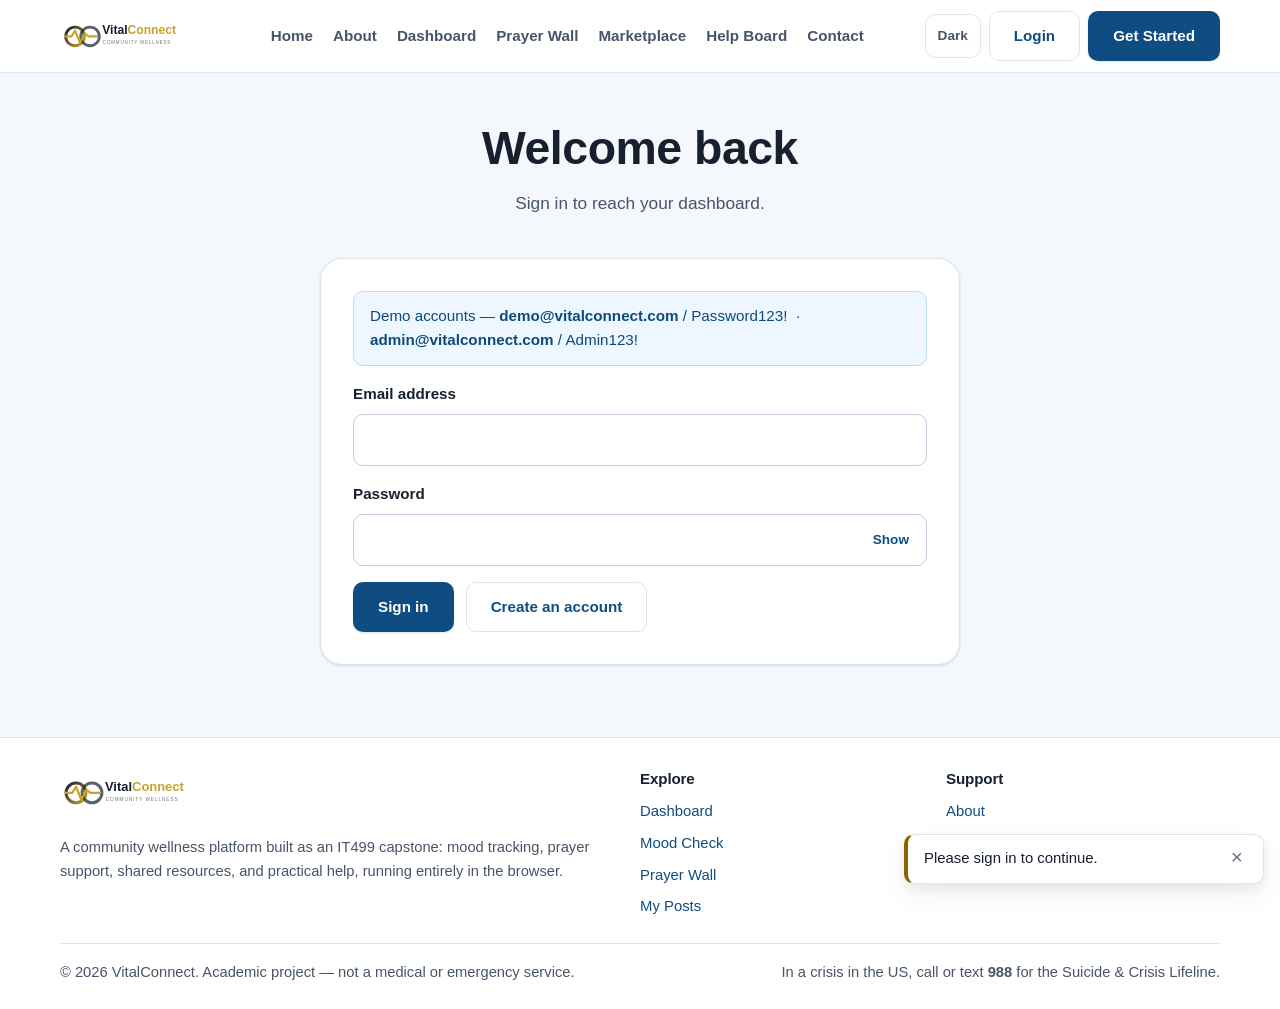
<file: prayer-wall.html>
<!DOCTYPE html>
<html lang="en">
<head>
  <meta charset="UTF-8">
  <meta name="viewport" content="width=device-width, initial-scale=1.0">
  <title>Prayer Wall | VitalConnect</title>
  <meta name="description" content="VitalConnect is a community wellness platform for mood tracking, prayer support, shared resources, and practical help, built as a Purdue Global IT499 capstone.">
  <meta name="theme-color" content="#0f4c81">
  <meta property="og:title" content="Prayer Wall | VitalConnect">
  <meta property="og:description" content="VitalConnect is a community wellness platform for mood tracking, prayer support, shared resources, and practical help, built as a Purdue Global IT499 capstone.">
  <meta property="og:type" content="website">
  <link rel="icon" href="logo.svg" type="image/svg+xml">
  <link rel="stylesheet" href="style.css">
  <script>
    /* Applies the saved theme before the first paint, so the page never
       flashes the light palette on its way to dark. */
    (function () {
      try {
        var stored = localStorage.getItem('vc_theme');
        var dark = window.matchMedia && window.matchMedia('(prefers-color-scheme: dark)').matches;
        document.documentElement.setAttribute(
          'data-theme',
          stored === 'dark' || stored === 'light' ? stored : (dark ? 'dark' : 'light')
        );
      } catch (error) { /* Storage blocked; the light default applies. */ }
    })();
  </script>
</head>
<body>
  <div id="app-header"></div>
  <main id="main-content">
    <noscript>
      <div class="container" style="padding:24px 0">
        <div class="notice warning">
          VitalConnect stores your account and posts in your own browser, so it needs
          JavaScript enabled. Please turn it on and reload this page.
        </div>
      </div>
    </noscript>

    <section class="container dashboard-shell" id="featureShell"></section>
  </main>
  <div id="app-footer"></div>
  <script src="core.js" defer></script>
  <script src="app.js" defer></script>
  <script src="community.js" defer></script>
</body>
</html>
</file>
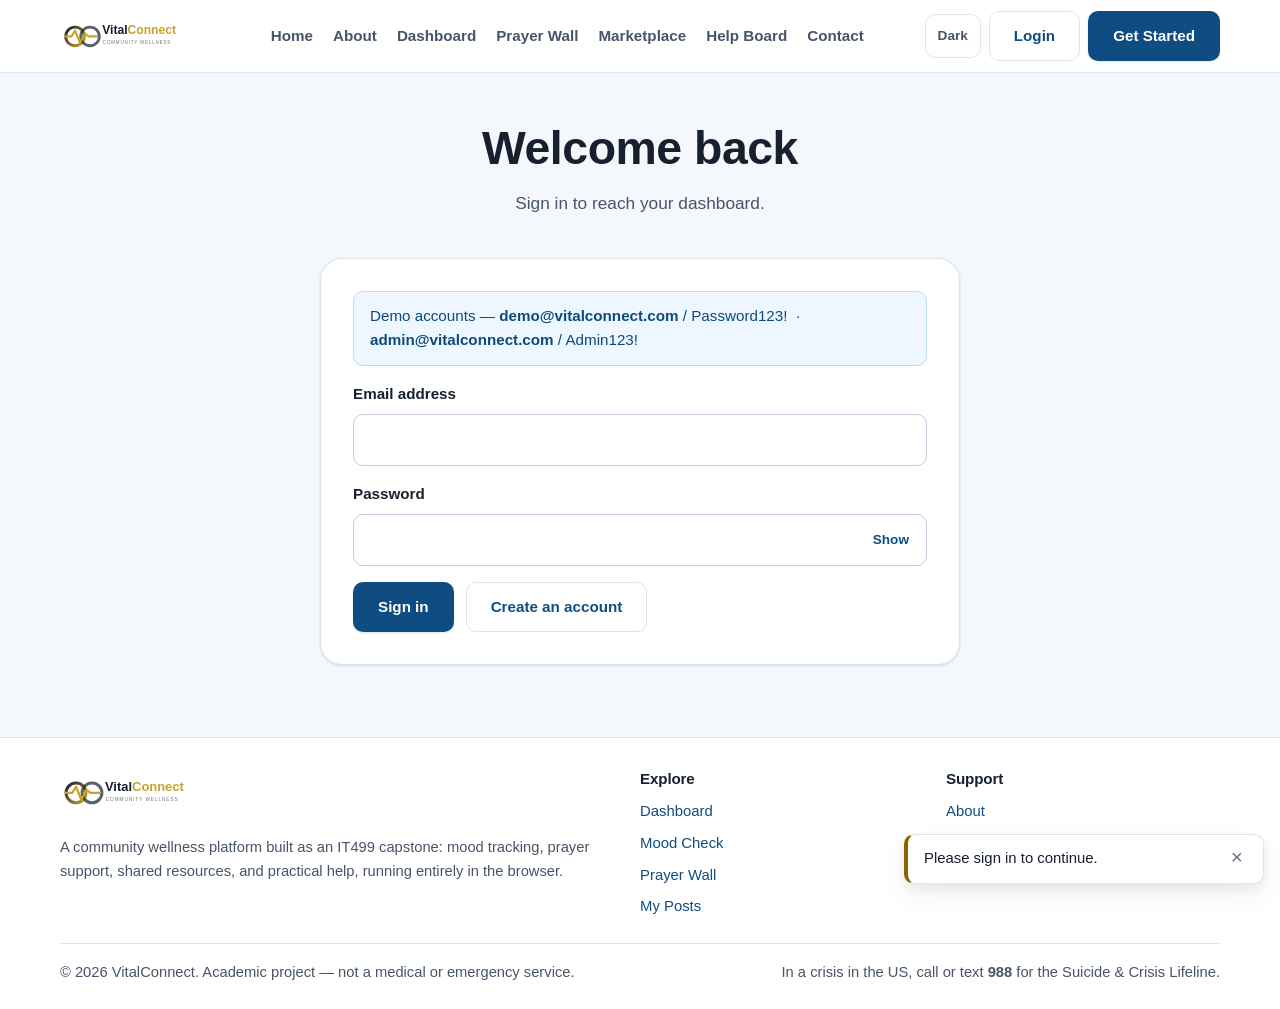
<file: profile.html>
<!DOCTYPE html>
<html lang="en">
<head>
  <meta charset="UTF-8">
  <meta name="viewport" content="width=device-width, initial-scale=1.0">
  <title>Profile | VitalConnect</title>
  <meta name="description" content="VitalConnect is a community wellness platform for mood tracking, prayer support, shared resources, and practical help, built as a Purdue Global IT499 capstone.">
  <meta name="theme-color" content="#0f4c81">
  <meta property="og:title" content="Profile | VitalConnect">
  <meta property="og:description" content="VitalConnect is a community wellness platform for mood tracking, prayer support, shared resources, and practical help, built as a Purdue Global IT499 capstone.">
  <meta property="og:type" content="website">
  <link rel="icon" href="logo.svg" type="image/svg+xml">
  <link rel="stylesheet" href="style.css">
  <script>
    /* Applies the saved theme before the first paint, so the page never
       flashes the light palette on its way to dark. */
    (function () {
      try {
        var stored = localStorage.getItem('vc_theme');
        var dark = window.matchMedia && window.matchMedia('(prefers-color-scheme: dark)').matches;
        document.documentElement.setAttribute(
          'data-theme',
          stored === 'dark' || stored === 'light' ? stored : (dark ? 'dark' : 'light')
        );
      } catch (error) { /* Storage blocked; the light default applies. */ }
    })();
  </script>
</head>
<body>
  <div id="app-header"></div>
  <main id="main-content">
    <noscript>
      <div class="container" style="padding:24px 0">
        <div class="notice warning">
          VitalConnect stores your account and posts in your own browser, so it needs
          JavaScript enabled. Please turn it on and reload this page.
        </div>
      </div>
    </noscript>

    <section class="container dashboard-shell" id="featureShell"></section>
  </main>
  <div id="app-footer"></div>
  <script src="core.js" defer></script>
  <script src="app.js" defer></script>
  <script src="auth.js" defer></script>
</body>
</html>
</file>
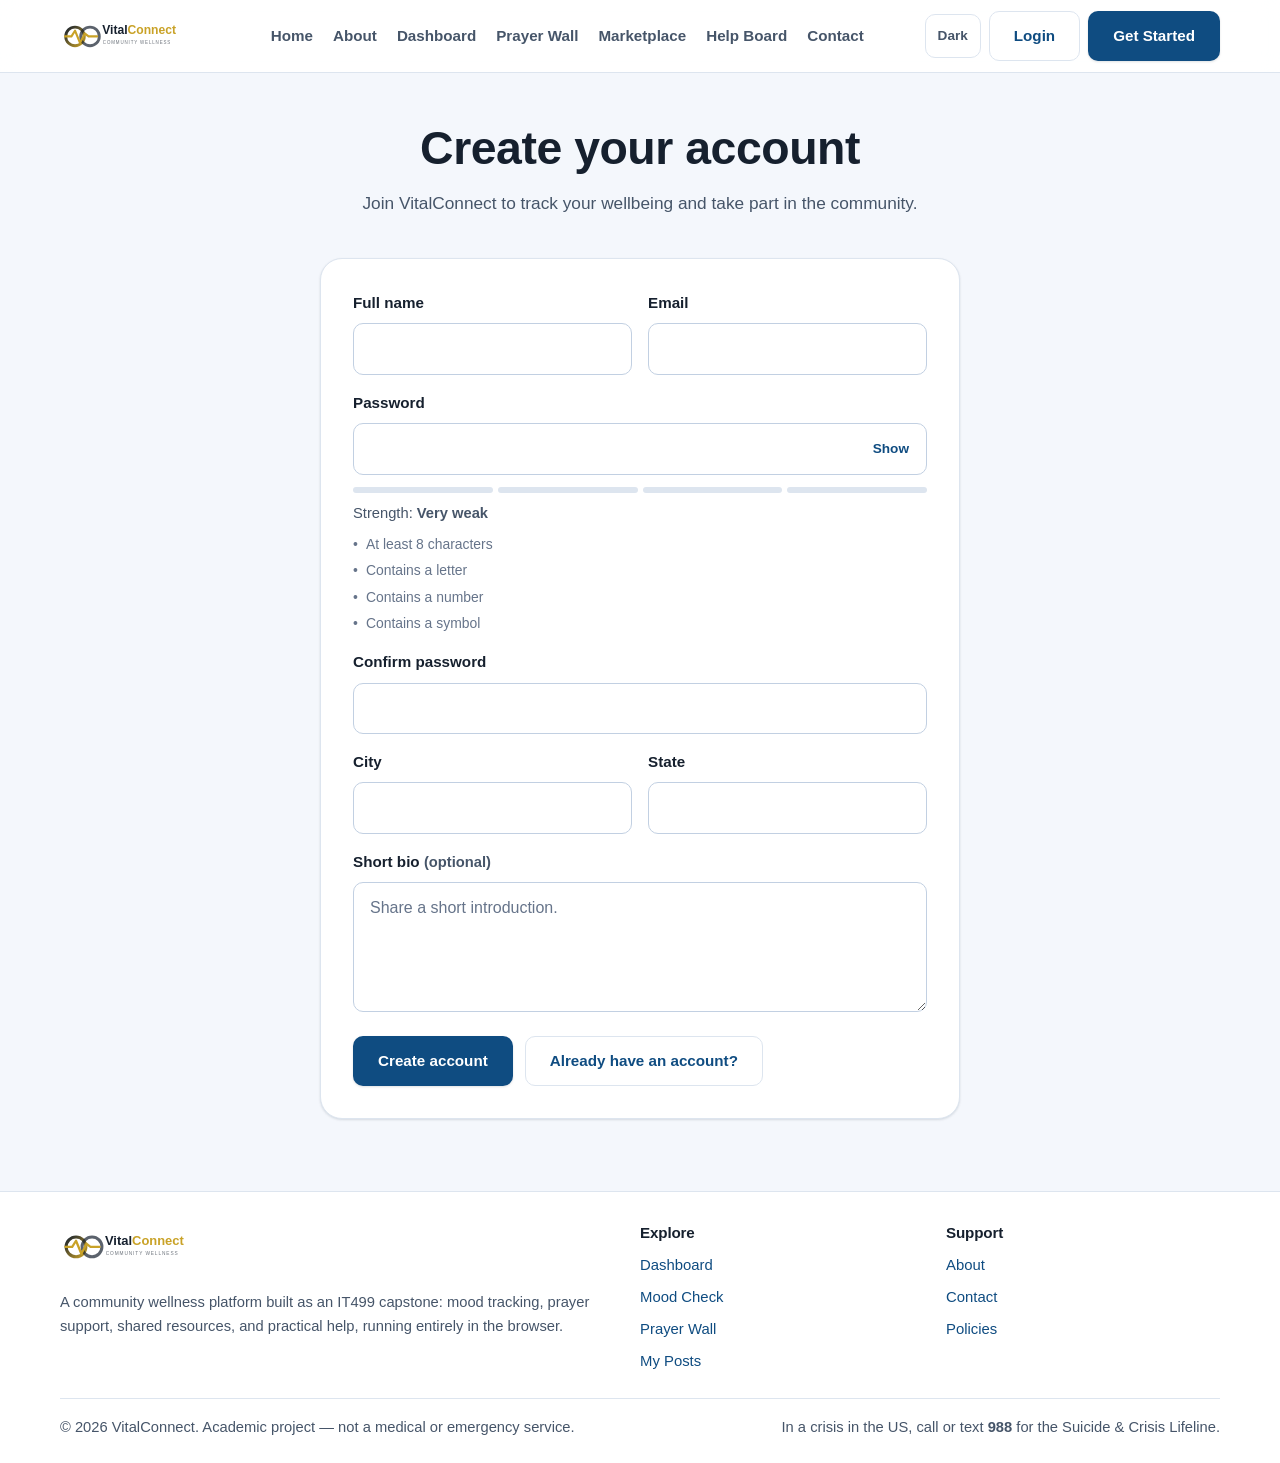
<file: register.html>
<!DOCTYPE html>
<html lang="en">
<head>
  <meta charset="UTF-8">
  <meta name="viewport" content="width=device-width, initial-scale=1.0">
  <title>Register | VitalConnect</title>
  <meta name="description" content="VitalConnect is a community wellness platform for mood tracking, prayer support, shared resources, and practical help, built as a Purdue Global IT499 capstone.">
  <meta name="theme-color" content="#0f4c81">
  <meta property="og:title" content="Register | VitalConnect">
  <meta property="og:description" content="VitalConnect is a community wellness platform for mood tracking, prayer support, shared resources, and practical help, built as a Purdue Global IT499 capstone.">
  <meta property="og:type" content="website">
  <link rel="icon" href="logo.svg" type="image/svg+xml">
  <link rel="stylesheet" href="style.css">
  <script>
    /* Applies the saved theme before the first paint, so the page never
       flashes the light palette on its way to dark. */
    (function () {
      try {
        var stored = localStorage.getItem('vc_theme');
        var dark = window.matchMedia && window.matchMedia('(prefers-color-scheme: dark)').matches;
        document.documentElement.setAttribute(
          'data-theme',
          stored === 'dark' || stored === 'light' ? stored : (dark ? 'dark' : 'light')
        );
      } catch (error) { /* Storage blocked; the light default applies. */ }
    })();
  </script>
</head>
<body>
  <div id="app-header"></div>
  <main id="main-content">
    <noscript>
      <div class="container" style="padding:24px 0">
        <div class="notice warning">
          VitalConnect stores your account and posts in your own browser, so it needs
          JavaScript enabled. Please turn it on and reload this page.
        </div>
      </div>
    </noscript>

    <section class="page-header">
      <div class="container center">
        <h1>Create your account</h1>
        <p class="lead" style="margin-inline:auto">
          Join VitalConnect to track your wellbeing and take part in the community.
        </p>
      </div>
    </section>

    <section class="container">
      <div class="card form-card">
        <div id="formFeedback"></div>
        <form id="registerForm" novalidate>
          <div class="form-row">
            <div class="form-group">
              <label for="name">Full name</label>
              <input id="name" name="name" required autocomplete="name">
            </div>
            <div class="form-group">
              <label for="email">Email</label>
              <input id="email" name="email" type="email" required autocomplete="email">
            </div>
          </div>
          <div class="form-group">
            <label for="password">Password</label>
            <input id="password" name="password" type="password" required autocomplete="new-password">
            <div id="passwordStrength"></div>
          </div>
          <div class="form-group">
            <label for="confirmPassword">Confirm password</label>
            <input id="confirmPassword" name="confirmPassword" type="password" required autocomplete="new-password">
          </div>
          <div class="form-row">
            <div class="form-group">
              <label for="city">City</label>
              <input id="city" name="city" required autocomplete="address-level2">
            </div>
            <div class="form-group">
              <label for="state">State</label>
              <input id="state" name="state" required autocomplete="address-level1">
            </div>
          </div>
          <div class="form-group">
            <label for="bio">Short bio <span class="mini">(optional)</span></label>
            <textarea id="bio" name="bio" maxlength="300" placeholder="Share a short introduction."></textarea>
          </div>
          <div class="form-actions">
            <button class="btn" type="submit">Create account</button>
            <a class="btn-ghost" href="login.html">Already have an account?</a>
          </div>
        </form>
      </div>
    </section>
  </main>
  <div id="app-footer"></div>
  <script src="core.js" defer></script>
  <script src="app.js" defer></script>
  <script src="auth.js" defer></script>
</body>
</html>
</file>
<file: style.css>
/*!
 * VitalConnect — style.css
 * A single design system for every page: tokens, layout, components,
 * and responsive behaviour, in light and dark themes.
 *
 * Colour tints are declared as explicit tokens rather than derived with
 * color-mix(), so the palette resolves identically on the older browsers a
 * school lab or grading machine may still be running.
 */

/* ==================================================================== *
 * 1. Tokens
 * ==================================================================== */

:root {
  color-scheme: light;

  --brand: #0f4c81;
  --brand-strong: #0b365d;
  --brand-soft: #edf4fb;
  --accent: #c9a227;
  --accent-strong: #8a6f14;
  --accent-soft: #fbf3dc;

  --ink: #16202e;
  --ink-soft: #465569;
  --muted: #66748a;

  --bg: #f4f7fc;
  --bg-raised: #ffffff;
  --bg-header: rgba(255, 255, 255, .92);
  --surface: #ffffff;
  --surface-soft: #f7fafd;
  --line: #dde5ef;
  --line-strong: #c2d0e2;

  --success: #0d7a53;
  --success-bg: #e9f9f1;
  --success-line: #a9e2c8;
  --danger: #b42318;
  --danger-bg: #fdf0ef;
  --danger-line: #f0bfba;
  --danger-hover: #f9dedb;
  --warning: #8a6300;
  --warning-bg: #fff8e6;
  --warning-line: #f0d79a;
  --info: #0b4b7a;
  --info-bg: #eef6ff;
  --info-line: #bcd9f2;

  --tone-positive: #0d7a53;
  --tone-positive-bg: #e6f6ef;
  --tone-neutral: #40607f;
  --tone-neutral-bg: #eaf0f7;
  --tone-caution: #8a5c07;
  --tone-caution-bg: #fdf2dd;
  --tone-alert: #b42318;
  --tone-alert-bg: #fdeceb;

  --shadow-sm: 0 1px 2px rgba(16, 32, 51, .06), 0 1px 3px rgba(16, 32, 51, .08);
  --shadow-md: 0 4px 12px rgba(16, 32, 51, .07), 0 12px 28px rgba(16, 32, 51, .06);
  --shadow-lg: 0 18px 50px rgba(15, 76, 129, .16);

  --radius-sm: 10px;
  --radius: 16px;
  --radius-lg: 22px;
  --radius-pill: 999px;

  --space-1: 4px;
  --space-2: 8px;
  --space-3: 12px;
  --space-4: 16px;
  --space-5: 24px;
  --space-6: 32px;
  --space-7: 48px;

  --font: -apple-system, BlinkMacSystemFont, "Segoe UI", Roboto, "Helvetica Neue", Arial, sans-serif;
  --focus-ring: 0 0 0 3px rgba(15, 76, 129, .38);
  --header-height: 72px;
  --on-brand: #ffffff;
}

/* Dark theme is opt-in via data-theme, which a tiny inline script in every
   page head sets before first paint so the palette never flashes. */
:root[data-theme="dark"] {
  color-scheme: dark;

  --brand: #6aa9e0;
  --brand-strong: #8dc0ec;
  --brand-soft: #17293d;
  --accent: #e2bd48;
  --accent-strong: #f0d071;
  --accent-soft: #2c2513;

  --ink: #e8eef6;
  --ink-soft: #b3c0d1;
  --muted: #92a1b6;

  --bg: #0b1220;
  --bg-raised: #131c2b;
  --bg-header: rgba(19, 28, 43, .92);
  --surface: #131c2b;
  --surface-soft: #1a2536;
  --line: #27364c;
  --line-strong: #3a4d69;

  --success: #4ade9f;
  --success-bg: #10281f;
  --success-line: #1f5540;
  --danger: #fca5a0;
  --danger-bg: #2c1614;
  --danger-line: #5d2a26;
  --danger-hover: #3a1c19;
  --warning: #f0c66a;
  --warning-bg: #2a2110;
  --warning-line: #574524;
  --info: #93c5fd;
  --info-bg: #14263c;
  --info-line: #2f4f70;

  --tone-positive: #4ade9f;
  --tone-positive-bg: #12291f;
  --tone-neutral: #93b4d8;
  --tone-neutral-bg: #1a2738;
  --tone-caution: #f0c66a;
  --tone-caution-bg: #2b2211;
  --tone-alert: #fca5a0;
  --tone-alert-bg: #2d1715;

  --shadow-sm: 0 1px 2px rgba(0, 0, 0, .4);
  --shadow-md: 0 6px 18px rgba(0, 0, 0, .45);
  --shadow-lg: 0 18px 50px rgba(0, 0, 0, .55);

  --focus-ring: 0 0 0 3px rgba(106, 169, 224, .48);
  --on-brand: #07121f;
}

/* ==================================================================== *
 * 2. Base
 * ==================================================================== */

*, *::before, *::after { box-sizing: border-box; }

html {
  scroll-behavior: smooth;
  -webkit-text-size-adjust: 100%;
}

body {
  margin: 0;
  font-family: var(--font);
  font-size: 16px;
  line-height: 1.6;
  color: var(--ink);
  background: var(--bg);
  -webkit-font-smoothing: antialiased;
  min-height: 100vh;
  display: flex;
  flex-direction: column;
}

body > main { flex: 1 0 auto; }
body.nav-open { overflow: hidden; }

img { max-width: 100%; display: block; }
svg { max-width: 100%; }

a { color: var(--brand); text-decoration: none; }
a:hover { text-decoration: underline; }

button, input, select, textarea { font: inherit; color: inherit; }

h1, h2, h3 { line-height: 1.2; margin: 0 0 var(--space-3); font-weight: 700; letter-spacing: -.01em; }
h1 { font-size: clamp(1.75rem, 1.2rem + 2.2vw, 2.9rem); }
h2 { font-size: clamp(1.3rem, 1.1rem + 1vw, 1.8rem); }
h3 { font-size: 1.06rem; }

p { margin: 0 0 var(--space-3); }
p:last-child { margin-bottom: 0; }

.lead { font-size: 1.08rem; color: var(--ink-soft); line-height: 1.7; max-width: 62ch; }
.mini { font-size: .92rem; color: var(--ink-soft); line-height: 1.65; }
.muted { color: var(--muted); }
.center { text-align: center; }

/* Every interactive element gets the same visible focus treatment. The old
   stylesheet styled :focus on inputs only, leaving keyboard users to guess
   where they were on buttons and links. */
:focus-visible {
  outline: none;
  box-shadow: var(--focus-ring);
  border-radius: var(--radius-sm);
}

.visually-hidden {
  position: absolute;
  width: 1px; height: 1px;
  margin: -1px; padding: 0;
  overflow: hidden;
  clip: rect(0 0 0 0);
  clip-path: inset(50%);
  white-space: nowrap;
  border: 0;
}

.skip-link { position: absolute; left: -9999px; z-index: 200; }
.skip-link:focus {
  left: var(--space-3);
  top: var(--space-3);
  padding: var(--space-3) var(--space-4);
  background: var(--brand);
  color: var(--on-brand);
  border-radius: var(--radius-sm);
}

/* ==================================================================== *
 * 3. Layout
 * ==================================================================== */

.container { width: min(1160px, 92%); margin-inline: auto; }
.section { padding: var(--space-6) 0; }
.page-header { padding: var(--space-7) 0 var(--space-4); }

.stack { display: grid; gap: var(--space-5); align-content: start; }

.grid { display: grid; gap: var(--space-5); }
.grid-2 { grid-template-columns: repeat(2, minmax(0, 1fr)); }
.grid-3 { grid-template-columns: repeat(3, minmax(0, 1fr)); }
.grid-4 { grid-template-columns: repeat(4, minmax(0, 1fr)); }

.section-head {
  display: flex;
  flex-wrap: wrap;
  gap: var(--space-4);
  align-items: flex-start;
  justify-content: space-between;
  margin-bottom: var(--space-4);
}
.section-head .form-actions { margin-top: 0; }

/* ==================================================================== *
 * 4. Header and navigation
 * ==================================================================== */

.site-header {
  position: sticky;
  top: 0;
  z-index: 50;
  background: var(--bg-header);
  backdrop-filter: blur(12px);
  border-bottom: 1px solid var(--line);
}

.navbar {
  display: flex;
  align-items: center;
  justify-content: space-between;
  gap: var(--space-4);
  min-height: var(--header-height);
}

.brand { display: flex; align-items: center; color: var(--ink); flex-shrink: 0; }
.brand:hover { text-decoration: none; }
.brand .logo { width: 150px; height: auto; }

.nav-links { display: flex; gap: var(--space-1); align-items: center; }
.nav-links a {
  padding: var(--space-2);
  border-radius: var(--radius-sm);
  color: var(--ink-soft);
  font-weight: 600;
  font-size: .95rem;
  white-space: nowrap;
  transition: background .16s ease, color .16s ease;
}
.nav-links a:hover { background: var(--brand-soft); color: var(--brand); text-decoration: none; }
.nav-links a.active { background: var(--brand-soft); color: var(--brand); }

.nav-actions { display: flex; gap: var(--space-2); align-items: center; }
.nav-auth { display: flex; gap: var(--space-2); align-items: center; }

.user-chip {
  display: inline-flex;
  align-items: center;
  gap: var(--space-2);
  padding: var(--space-1) var(--space-3) var(--space-1) var(--space-1);
  border: 1px solid var(--line);
  border-radius: var(--radius-pill);
  color: var(--ink);
  font-weight: 600;
  font-size: .92rem;
}
.user-chip:hover { background: var(--surface-soft); text-decoration: none; }
.user-chip-name { max-width: 12ch; overflow: hidden; text-overflow: ellipsis; white-space: nowrap; }

.avatar {
  display: grid;
  place-items: center;
  width: 32px; height: 32px;
  border-radius: 50%;
  background: linear-gradient(135deg, #0f4c81, #c9a227);
  color: #fff;
  font-weight: 700;
  font-size: .8rem;
  flex-shrink: 0;
}
.avatar-lg { width: 64px; height: 64px; font-size: 1.3rem; }

.icon-btn {
  display: inline-grid;
  place-items: center;
  min-width: 44px;
  min-height: 44px;
  padding: 0 var(--space-3);
  border: 1px solid var(--line);
  border-radius: var(--radius-sm);
  background: var(--surface);
  color: var(--ink-soft);
  font-size: .85rem;
  font-weight: 600;
  cursor: pointer;
  transition: background .16s ease, border-color .16s ease;
}
.icon-btn:hover { background: var(--surface-soft); border-color: var(--line-strong); }

.nav-toggle { display: none; }
.nav-toggle-bars { display: grid; gap: 5px; width: 20px; }
.nav-toggle-bars span {
  display: block;
  height: 2px;
  background: currentColor;
  border-radius: 2px;
  transition: transform .2s ease, opacity .2s ease;
}
.nav-toggle.is-open .nav-toggle-bars span:nth-child(1) { transform: translateY(7px) rotate(45deg); }
.nav-toggle.is-open .nav-toggle-bars span:nth-child(2) { opacity: 0; }
.nav-toggle.is-open .nav-toggle-bars span:nth-child(3) { transform: translateY(-7px) rotate(-45deg); }

/* The drawer that replaces the desktop bar below 940px. The previous
   stylesheet simply hid .nav-links at that width, leaving phone users with
   no navigation at all. */
.mobile-nav {
  display: none;
  border-top: 1px solid var(--line);
  background: var(--bg-raised);
  padding: var(--space-3) 0 var(--space-5);
  max-height: calc(100vh - var(--header-height));
  overflow-y: auto;
}
.mobile-nav .container { display: grid; gap: var(--space-1); }
.mobile-nav a {
  padding: var(--space-3);
  border-radius: var(--radius-sm);
  color: var(--ink);
  font-weight: 600;
}
.mobile-nav a.active,
.mobile-nav a:hover { background: var(--brand-soft); color: var(--brand); text-decoration: none; }
.mobile-nav-auth {
  display: flex;
  flex-wrap: wrap;
  gap: var(--space-2);
  margin-top: var(--space-3);
  padding-top: var(--space-4);
  border-top: 1px solid var(--line);
}
.mobile-nav-auth .btn,
.mobile-nav-auth .btn-ghost,
.mobile-nav-auth .user-chip { flex: 1 1 auto; justify-content: center; }

/* ==================================================================== *
 * 5. Buttons
 * ==================================================================== */

.btn, .btn-secondary, .btn-ghost, .btn-danger, .btn-support {
  display: inline-flex;
  align-items: center;
  justify-content: center;
  gap: var(--space-2);
  padding: var(--space-3) var(--space-5);
  min-height: 44px; /* Comfortable touch target. */
  border: 1px solid transparent;
  border-radius: var(--radius-sm);
  font-weight: 600;
  font-size: .95rem;
  text-align: center;
  white-space: nowrap;
  cursor: pointer;
  transition: background .16s ease, border-color .16s ease, transform .1s ease;
}
.btn:hover, .btn-secondary:hover, .btn-ghost:hover,
.btn-danger:hover, .btn-support:hover { text-decoration: none; }
.btn:active, .btn-secondary:active, .btn-ghost:active, .btn-danger:active { transform: translateY(1px); }

.btn { background: var(--brand); color: var(--on-brand); box-shadow: var(--shadow-sm); }
.btn:hover { background: var(--brand-strong); }

.btn-secondary { background: var(--accent); color: #21180a; }
.btn-secondary:hover { background: #b38f1d; }

.btn-ghost { background: var(--surface); border-color: var(--line); color: var(--brand); }
.btn-ghost:hover { background: var(--brand-soft); border-color: var(--line-strong); }

.btn-danger { background: var(--danger-bg); color: var(--danger); border-color: var(--danger-line); }
.btn-danger:hover { background: var(--danger-hover); }

.btn-support { background: var(--surface); border-color: var(--line); color: var(--ink-soft); }
.btn-support:hover { border-color: var(--brand); color: var(--brand); }
.btn-support.is-active { background: var(--brand-soft); border-color: var(--brand); color: var(--brand); }
.btn-support .count {
  display: inline-grid;
  place-items: center;
  min-width: 22px;
  padding: 0 6px;
  border-radius: var(--radius-pill);
  background: var(--brand);
  color: var(--on-brand);
  font-size: .78rem;
}

button[disabled] { opacity: .6; cursor: not-allowed; }

.badge-row { display: flex; flex-wrap: wrap; gap: var(--space-2); margin-top: var(--space-4); }

/* ==================================================================== *
 * 6. Surfaces
 * ==================================================================== */

.card, .hero-card {
  background: var(--surface);
  border: 1px solid var(--line);
  border-radius: var(--radius-lg);
  box-shadow: var(--shadow-sm);
  padding: var(--space-5);
}
.hero-card { padding: var(--space-6); }

.hero { padding: var(--space-7) 0 var(--space-5); }
.hero-grid {
  display: grid;
  grid-template-columns: 1.05fr .95fr;
  gap: var(--space-6);
  align-items: center;
}

.eyebrow {
  display: inline-block;
  padding: 6px var(--space-3);
  background: var(--brand-soft);
  color: var(--brand);
  font-weight: 700;
  font-size: .82rem;
  letter-spacing: .04em;
  text-transform: uppercase;
  border-radius: var(--radius-pill);
  margin-bottom: var(--space-4);
}

.kpi {
  padding: var(--space-5);
  border-radius: var(--radius);
  background: var(--surface);
  border: 1px solid var(--line);
  text-align: center;
}
.kpi strong { display: block; font-size: 2.1rem; color: var(--brand); line-height: 1.1; }
.kpi span { color: var(--ink-soft); font-size: .95rem; }

.feature-list { display: grid; gap: var(--space-3); padding: 0; margin: var(--space-4) 0 0; list-style: none; }
.feature-list li {
  padding: var(--space-4);
  border: 1px solid var(--line);
  border-radius: var(--radius);
  background: var(--surface-soft);
  font-size: .95rem;
  line-height: 1.65;
}

.metric-card {
  padding: var(--space-5);
  background: var(--surface);
  border: 1px solid var(--line);
  border-radius: var(--radius);
  box-shadow: var(--shadow-sm);
}
.metric-card p { margin: 0 0 var(--space-1); color: var(--ink-soft); font-size: .92rem; }
.metric-card strong { display: block; font-size: 1.9rem; color: var(--brand); line-height: 1.15; }
.metric-note { display: block; margin-top: var(--space-1); font-size: .82rem; color: var(--muted); }

.welcome-strip {
  display: flex;
  flex-wrap: wrap;
  justify-content: space-between;
  align-items: center;
  gap: var(--space-4);
  padding: var(--space-5) var(--space-6);
  border-radius: var(--radius-lg);
  background: linear-gradient(135deg, #0f4c81, #1f6aa5);
  color: #fff;
  box-shadow: var(--shadow-md);
}
.welcome-strip h1 {
  color: #fff;
  margin-bottom: var(--space-1);
  font-size: clamp(1.4rem, 1.1rem + 1.2vw, 2rem);
}
.welcome-strip p { margin: 0; opacity: .93; }

.empty-state {
  padding: var(--space-6);
  text-align: center;
  border: 1px dashed var(--line-strong);
  border-radius: var(--radius);
  background: var(--surface-soft);
  color: var(--ink-soft);
}

.result-count { margin: 0 0 var(--space-3); font-size: .9rem; color: var(--muted); }

/* ==================================================================== *
 * 7. Forms
 * ==================================================================== */

.form-card { max-width: 640px; margin: var(--space-5) auto; padding: var(--space-6); }

label { display: block; font-weight: 600; margin-bottom: var(--space-2); font-size: .95rem; }

input, select, textarea {
  width: 100%;
  padding: var(--space-3) var(--space-4);
  min-height: 46px;
  border: 1px solid var(--line-strong);
  border-radius: var(--radius-sm);
  background: var(--bg-raised);
  color: var(--ink);
  transition: border-color .16s ease, box-shadow .16s ease;
}
input::placeholder, textarea::placeholder { color: var(--muted); }
textarea { min-height: 130px; resize: vertical; line-height: 1.6; }

input:focus, select:focus, textarea:focus {
  outline: none;
  border-color: var(--brand);
  box-shadow: var(--focus-ring);
}
input[readonly] { background: var(--surface-soft); color: var(--ink-soft); cursor: not-allowed; }
input[type="file"] { padding: var(--space-2); }
input[type="range"] { padding: 0; min-height: 34px; accent-color: var(--brand); }
input[type="search"] { -webkit-appearance: none; appearance: none; }

input[aria-invalid="true"],
select[aria-invalid="true"],
textarea[aria-invalid="true"],
.has-error { border-color: var(--danger); }

.field-error {
  margin: var(--space-2) 0 0;
  color: var(--danger);
  font-size: .87rem;
  font-weight: 600;
}

.form-row { display: grid; grid-template-columns: repeat(2, minmax(0, 1fr)); gap: var(--space-4); }
.form-group { margin-bottom: var(--space-4); }
.form-group.grow { flex: 1 1 220px; }
.form-actions { display: flex; flex-wrap: wrap; gap: var(--space-3); margin-top: var(--space-4); }

fieldset { border: 0; padding: 0; margin: 0 0 var(--space-4); }
legend { font-weight: 600; margin-bottom: var(--space-2); padding: 0; font-size: .95rem; }

.range-scale { display: flex; justify-content: space-between; margin-top: var(--space-1); font-size: .82rem; }

.password-field { position: relative; }
.password-field input { padding-right: 76px; }
.password-toggle {
  position: absolute;
  right: 6px;
  top: 50%;
  transform: translateY(-50%);
  padding: var(--space-2) var(--space-3);
  border: 0;
  border-radius: var(--radius-sm);
  background: transparent;
  color: var(--brand);
  font-size: .85rem;
  font-weight: 600;
  cursor: pointer;
}
.password-toggle:hover { background: var(--brand-soft); }

.strength-bar { display: grid; grid-template-columns: repeat(4, 1fr); gap: 5px; margin: var(--space-3) 0 var(--space-2); }
.strength-bar span { height: 6px; border-radius: var(--radius-pill); background: var(--line); }
.strength-bar span.filled { background: var(--tone-caution); }
.strength-bar span.filled.level-3,
.strength-bar span.filled.level-4 { background: var(--tone-positive); }
.strength-label { margin: 0 0 var(--space-2); }

.strength-rules { display: grid; gap: 4px; padding: 0; margin: 0; list-style: none; font-size: .87rem; color: var(--muted); }
.strength-rules li { display: flex; gap: var(--space-2); align-items: center; }
.strength-rules li.met { color: var(--tone-positive); }

.filter-bar { display: flex; flex-wrap: wrap; gap: var(--space-4); align-items: flex-end; }
.filter-bar .form-group { margin-bottom: 0; min-width: 150px; }

.image-preview { margin-top: var(--space-3); }
.image-preview img {
  max-height: 200px;
  width: auto;
  border-radius: var(--radius-sm);
  border: 1px solid var(--line);
}

/* ==================================================================== *
 * 8. Feedback
 * ==================================================================== */

.notice {
  padding: var(--space-3) var(--space-4);
  border-radius: var(--radius-sm);
  margin-bottom: var(--space-4);
  border: 1px solid transparent;
  font-size: .95rem;
}
.notice.info { background: var(--info-bg); border-color: var(--info-line); color: var(--info); }
.notice.success { background: var(--success-bg); border-color: var(--success-line); color: var(--success); }
.notice.warning { background: var(--warning-bg); border-color: var(--warning-line); color: var(--warning); }
.notice.error { background: var(--danger-bg); border-color: var(--danger-line); color: var(--danger); }

.toast-region {
  position: fixed;
  right: var(--space-4);
  bottom: var(--space-4);
  z-index: 120;
  display: grid;
  gap: var(--space-2);
  width: min(360px, calc(100vw - var(--space-6)));
}
.toast {
  display: flex;
  align-items: flex-start;
  gap: var(--space-3);
  padding: var(--space-3) var(--space-4);
  border-radius: var(--radius-sm);
  background: var(--bg-raised);
  border: 1px solid var(--line);
  border-left: 4px solid var(--brand);
  box-shadow: var(--shadow-md);
  font-size: .93rem;
  animation: toast-in .22s ease;
}
.toast-success { border-left-color: var(--success); }
.toast-error { border-left-color: var(--danger); }
.toast-warning { border-left-color: var(--warning); }
.toast span { flex: 1; }
.toast-close {
  border: 0;
  background: none;
  color: var(--muted);
  font-size: 1.3rem;
  line-height: 1;
  cursor: pointer;
  padding: 0 var(--space-1);
}
.toast-close:hover { color: var(--ink); }
.toast-leaving { opacity: 0; transform: translateY(6px); transition: opacity .25s ease, transform .25s ease; }

@keyframes toast-in {
  from { opacity: 0; transform: translateY(10px); }
  to { opacity: 1; transform: translateY(0); }
}

.modal-overlay {
  position: fixed;
  inset: 0;
  z-index: 150;
  display: grid;
  place-items: center;
  padding: var(--space-4);
  background: rgba(9, 17, 28, .55);
  backdrop-filter: blur(3px);
  animation: fade-in .16s ease;
}
.modal {
  width: min(460px, 100%);
  padding: var(--space-6);
  background: var(--bg-raised);
  border: 1px solid var(--line);
  border-radius: var(--radius-lg);
  box-shadow: var(--shadow-lg);
}
.modal h2 { margin-bottom: var(--space-2); font-size: 1.25rem; }

@keyframes fade-in { from { opacity: 0; } to { opacity: 1; } }

/* ==================================================================== *
 * 9. Collections
 * ==================================================================== */

.collection { display: grid; gap: var(--space-4); }
.collection-grid { grid-template-columns: repeat(auto-fill, minmax(300px, 1fr)); align-items: start; }

.item-card {
  background: var(--surface);
  border: 1px solid var(--line);
  border-radius: var(--radius);
  padding: var(--space-5);
  box-shadow: var(--shadow-sm);
  transition: border-color .16s ease, box-shadow .16s ease;
}
.item-card:hover { border-color: var(--line-strong); box-shadow: var(--shadow-md); }
.item-card h2 { font-size: 1.15rem; margin-bottom: var(--space-2); }
.item-card.is-claimed { opacity: .72; }

.item-image {
  width: 100%;
  height: 190px;
  object-fit: cover;
  border-radius: var(--radius-sm);
  margin-bottom: var(--space-4);
  background: var(--surface-soft);
}

.item-meta {
  display: flex;
  flex-wrap: wrap;
  gap: var(--space-2);
  align-items: center;
  color: var(--muted);
  font-size: .87rem;
  margin-bottom: var(--space-3);
}
.item-actions { display: flex; flex-wrap: wrap; gap: var(--space-2); margin-top: var(--space-4); }
.item-actions .btn-ghost,
.item-actions .btn-danger,
.item-actions .btn-support {
  padding: var(--space-2) var(--space-4);
  min-height: 40px;
  font-size: .89rem;
}

.tag {
  display: inline-block;
  padding: 4px var(--space-3);
  border-radius: var(--radius-pill);
  background: var(--brand-soft);
  color: var(--brand);
  font-weight: 600;
  font-size: .82rem;
}
.tag-prayer { background: var(--brand-soft); color: var(--brand); }
.tag-blessing { background: var(--accent-soft); color: var(--accent-strong); }
.tag-help { background: var(--tone-caution-bg); color: var(--tone-caution); }
.tag-mood { background: var(--tone-positive-bg); color: var(--tone-positive); }

.tag.tone-positive { background: var(--tone-positive-bg); color: var(--tone-positive); }
.tag.tone-neutral { background: var(--tone-neutral-bg); color: var(--tone-neutral); }
.tag.tone-caution { background: var(--tone-caution-bg); color: var(--tone-caution); }
.tag.tone-alert { background: var(--tone-alert-bg); color: var(--tone-alert); }

.urgency-low { background: var(--tone-positive-bg); color: var(--tone-positive); }
.urgency-medium { background: var(--tone-caution-bg); color: var(--tone-caution); }
.urgency-high { background: var(--tone-alert-bg); color: var(--tone-alert); }

.status-pill {
  display: inline-block;
  padding: 3px var(--space-3);
  border-radius: var(--radius-pill);
  font-size: .76rem;
  font-weight: 700;
  letter-spacing: .03em;
  text-transform: uppercase;
  border: 1px solid currentColor;
}
.status-available { color: var(--tone-positive); }
.status-claimed { color: var(--muted); }

.mini-list { display: grid; gap: var(--space-2); padding: 0; margin: 0; list-style: none; }
.mini-list li {
  display: flex;
  flex-wrap: wrap;
  gap: var(--space-3);
  align-items: center;
  padding: var(--space-3);
  border: 1px solid var(--line);
  border-radius: var(--radius-sm);
  background: var(--surface-soft);
  font-size: .92rem;
}

.activity-feed { display: grid; gap: var(--space-3); padding: 0; margin: var(--space-4) 0 0; list-style: none; }
.activity-feed li {
  display: flex;
  gap: var(--space-3);
  align-items: flex-start;
  padding-bottom: var(--space-3);
  border-bottom: 1px solid var(--line);
}
.activity-feed li:last-child { border-bottom: 0; padding-bottom: 0; }
.activity-feed p { margin: 2px 0 0; }
.activity-feed a { font-weight: 600; }

.tab-row {
  display: flex;
  flex-wrap: wrap;
  gap: var(--space-2);
  margin: var(--space-4) 0;
  border-bottom: 1px solid var(--line);
  padding-bottom: var(--space-3);
}
.tab {
  padding: var(--space-2) var(--space-4);
  border: 1px solid var(--line);
  border-radius: var(--radius-pill);
  background: var(--surface);
  color: var(--ink-soft);
  font-weight: 600;
  font-size: .9rem;
  cursor: pointer;
}
.tab:hover { border-color: var(--line-strong); }
.tab[aria-selected="true"] { background: var(--brand); border-color: var(--brand); color: var(--on-brand); }
.tab-count { opacity: .75; font-weight: 500; }

/* ==================================================================== *
 * 10. Member area
 * ==================================================================== */

.dashboard-shell {
  display: grid;
  grid-template-columns: 250px minmax(0, 1fr);
  gap: var(--space-5);
  padding: var(--space-6) 0;
  align-items: start;
}
/* Grid and flex children default to min-width:auto, which lets a wide child
   (a long nav, a table, a chart) stretch its track past the viewport instead
   of scrolling inside its own box. */
.dashboard-shell > *,
.stack > *,
.grid > * { min-width: 0; }

.sidebar {
  background: var(--surface);
  border: 1px solid var(--line);
  border-radius: var(--radius-lg);
  padding: var(--space-3);
  box-shadow: var(--shadow-sm);
  position: sticky;
  top: calc(var(--header-height) + var(--space-4));
}
.sidebar nav { display: grid; gap: 2px; }
.sidebar a {
  display: block;
  padding: var(--space-3) var(--space-4);
  border-radius: var(--radius-sm);
  color: var(--ink-soft);
  font-weight: 600;
  font-size: .94rem;
}
.sidebar a:hover { background: var(--surface-soft); color: var(--ink); text-decoration: none; }
.sidebar a.active { background: var(--brand-soft); color: var(--brand); }

.mood-grid {
  display: grid;
  grid-template-columns: repeat(auto-fill, minmax(126px, 1fr));
  gap: var(--space-2);
}
.mood-option { position: relative; display: block; margin: 0; cursor: pointer; }

/* The radio is hidden visually but stays in the accessibility tree, so the
   group keeps native arrow-key navigation. Styling the sibling span rather
   than the label avoids depending on :has(). */
.mood-option input {
  position: absolute;
  opacity: 0;
  width: 1px; height: 1px;
  margin: 0;
  min-height: 0;
}
.mood-name {
  display: flex;
  align-items: center;
  justify-content: center;
  padding: var(--space-3);
  border: 1px solid var(--line);
  border-radius: var(--radius-sm);
  background: var(--surface);
  font-weight: 600;
  font-size: .93rem;
  text-align: center;
  transition: border-color .16s ease, background .16s ease, color .16s ease;
}
.mood-option:hover .mood-name { border-color: var(--line-strong); background: var(--surface-soft); }
.mood-option input:focus-visible + .mood-name { box-shadow: var(--focus-ring); }
.mood-option input:checked + .mood-name {
  border-color: var(--brand);
  background: var(--brand-soft);
  color: var(--brand);
  font-weight: 700;
}
.mood-option.tone-positive input:checked + .mood-name {
  border-color: var(--tone-positive); background: var(--tone-positive-bg); color: var(--tone-positive);
}
.mood-option.tone-caution input:checked + .mood-name {
  border-color: var(--tone-caution); background: var(--tone-caution-bg); color: var(--tone-caution);
}
.mood-option.tone-alert input:checked + .mood-name {
  border-color: var(--tone-alert); background: var(--tone-alert-bg); color: var(--tone-alert);
}

.profile-header { display: flex; flex-wrap: wrap; gap: var(--space-5); align-items: center; }
.profile-header h1 { margin-bottom: var(--space-1); font-size: 1.6rem; }
.profile-header .mini { margin: 0; }
.profile-stats { display: flex; flex-wrap: wrap; gap: var(--space-5); margin: 0 0 0 auto; }
.profile-stats div { text-align: center; }
.profile-stats dt { font-size: .82rem; color: var(--muted); }
.profile-stats dd { margin: 0; font-size: 1.5rem; font-weight: 700; color: var(--brand); }

.danger-zone { border-color: var(--danger-line); }

/* ==================================================================== *
 * 11. Charts
 * ==================================================================== */

.chart-figure { margin: var(--space-4) 0 0; }
.trend-chart { width: 100%; height: 140px; overflow: visible; }
.trend-grid line { stroke: var(--line); stroke-width: 1; stroke-dasharray: 3 4; }
.trend-line polyline {
  fill: none;
  stroke: var(--brand);
  stroke-width: 2.5;
  stroke-linecap: round;
  stroke-linejoin: round;
  vector-effect: non-scaling-stroke;
}
.trend-dots circle { fill: var(--brand); stroke: var(--bg-raised); stroke-width: 1.5; }
.chart-axis {
  display: flex;
  justify-content: space-between;
  margin-top: var(--space-2);
  font-size: .8rem;
  color: var(--muted);
}

.chart { display: grid; gap: var(--space-2); margin-top: var(--space-4); }
.bar-wrap { display: grid; grid-template-columns: 96px minmax(0, 1fr) 34px; gap: var(--space-3); align-items: center; }
.bar-label { font-size: .9rem; color: var(--ink-soft); }
.bar {
  height: 12px;
  background: var(--surface-soft);
  border: 1px solid var(--line);
  border-radius: var(--radius-pill);
  overflow: hidden;
}
.bar span { display: block; height: 100%; background: var(--brand); border-radius: var(--radius-pill); }
.bar span.tone-positive { background: var(--tone-positive); }
.bar span.tone-neutral { background: var(--tone-neutral); }
.bar span.tone-caution { background: var(--tone-caution); }
.bar span.tone-alert { background: var(--tone-alert); }
.bar-wrap strong { font-size: .9rem; text-align: right; }

/* ==================================================================== *
 * 12. Footer
 * ==================================================================== */

.site-footer {
  margin-top: var(--space-7);
  padding: var(--space-6) 0 var(--space-5);
  border-top: 1px solid var(--line);
  background: var(--bg-raised);
}
.footer-grid { display: grid; grid-template-columns: 1.5fr .75fr .75fr; gap: var(--space-6); }
.footer-brand .logo { width: 160px; margin-bottom: var(--space-3); color: var(--ink); }
.footer-grid h3 { font-size: .95rem; margin-bottom: var(--space-3); }
.footer-list { display: grid; gap: var(--space-2); padding: 0; margin: 0; list-style: none; font-size: .93rem; }
.footer-bottom {
  display: flex;
  flex-wrap: wrap;
  gap: var(--space-3);
  justify-content: space-between;
  margin-top: var(--space-5);
  padding-top: var(--space-4);
  border-top: 1px solid var(--line);
}
.footer-bottom p { margin: 0; }

/* ==================================================================== *
 * 13. Responsive
 * ==================================================================== */

@media (max-width: 1080px) {
  .grid-4 { grid-template-columns: repeat(2, minmax(0, 1fr)); }
}

/* The seven primary links plus the brand and auth controls need about
   1086px, which the 92%-wide container only reaches at a ~1180px viewport.
   Below that the drawer takes over. Collapsing at 940px instead — where the
   rest of the layout reflows — left every width in between scrolling
   sideways by up to 200px, so the nav gets its own breakpoint. */
@media (max-width: 1180px) {
  .nav-links,
  .nav-auth { display: none; }
  .nav-toggle { display: inline-grid; }
  .mobile-nav { display: block; }
  .mobile-nav[hidden] { display: none; }
}

@media (max-width: 940px) {
  .hero-grid,
  .grid-3,
  .grid-2 { grid-template-columns: 1fr; }

  /* The brand blurb spans the full width, then the two link lists sit beside
     each other. Collapsing the footer to a single column instead makes it
     taller than the viewport on a phone, so the crisis line at the bottom
     ends up several thumb-scrolls below the last link. */
  .footer-grid { grid-template-columns: 1fr 1fr; gap: var(--space-5) var(--space-4); }
  .footer-grid > :first-child { grid-column: 1 / -1; }

  .hero { padding: var(--space-6) 0 var(--space-4); }

  /* The sidebar becomes a scrollable strip of links above the content, so
     member navigation stays reachable without a tall stack. */
  .dashboard-shell { grid-template-columns: minmax(0, 1fr); padding: var(--space-5) 0; }
  .sidebar { position: static; padding: var(--space-2); min-width: 0; }
  .sidebar nav {
    display: flex;
    gap: var(--space-2);
    min-width: 0;
    overflow-x: auto;
    scrollbar-width: thin;
    -webkit-overflow-scrolling: touch;
  }
  .sidebar a { flex: 0 0 auto; }
  .sidebar a { white-space: nowrap; padding: var(--space-2) var(--space-4); }

  .profile-stats { margin-left: 0; width: 100%; justify-content: space-between; }
}

@media (max-width: 620px) {
  .form-row { grid-template-columns: 1fr; }
  .grid-4 { grid-template-columns: 1fr; }
  .card, .hero-card { padding: var(--space-4); }
  .welcome-strip { padding: var(--space-4); }
  .form-card { padding: var(--space-5) var(--space-4); }
  .filter-bar { flex-direction: column; align-items: stretch; }
  .filter-bar .form-group { min-width: 0; }
  .form-actions .btn,
  .form-actions .btn-ghost,
  .form-actions .btn-secondary { flex: 1 1 auto; }
  .toast-region { left: var(--space-3); right: var(--space-3); width: auto; }
  .bar-wrap { grid-template-columns: 78px minmax(0, 1fr) 30px; }
  .collection-grid { grid-template-columns: 1fr; }
  .section-head { flex-direction: column; }
}

/* ==================================================================== *
 * 14. Preferences and print
 * ==================================================================== */

@media (prefers-reduced-motion: reduce) {
  html { scroll-behavior: auto; }
  *, *::before, *::after {
    animation-duration: .01ms !important;
    animation-iteration-count: 1 !important;
    transition-duration: .01ms !important;
  }
}

@media (prefers-contrast: more) {
  :root { --line: #94a3b8; --line-strong: #64748b; }
  .card, .item-card, .metric-card { border-width: 2px; }
}

@media print {
  .site-header, .site-footer, .sidebar, .toast-region,
  .form-actions, .filter-bar, .tab-row { display: none !important; }
  body { background: #fff; color: #000; }
  .card, .item-card { box-shadow: none; border: 1px solid #ccc; break-inside: avoid; }
  .dashboard-shell { grid-template-columns: 1fr; }
}
</file>
